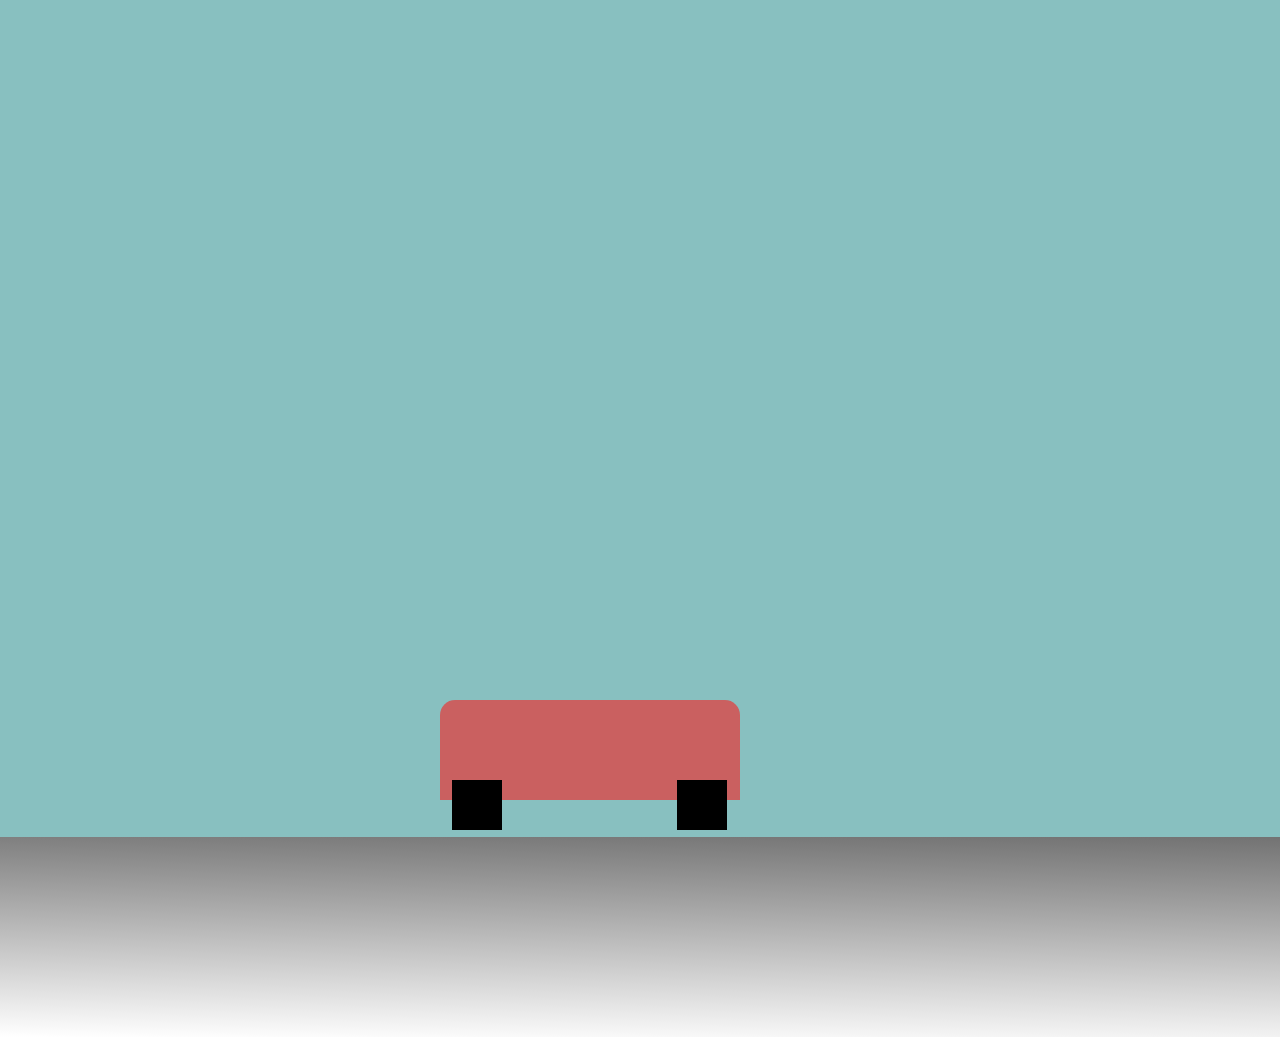
<file: car/index.html>
<!DOCTYPE html>
<html lang="ru">

<head>
  <meta charset="UTF-8">
  <meta http-equiv="X-UA-Compatible" content="IE=edge">
  <meta name="viewport" content="width=device-width, initial-scale=1.0">
  <link rel="preconnect" href="https://fonts.googleapis.com">
  <link rel="preconnect" href="https://fonts.gstatic.com" crossorigin>
  <link href="https://fonts.googleapis.com/css2?family=Quicksand:wght@400;500;700&display=swap" rel="stylesheet">
  <link rel="stylesheet" href="style.css">
  <title>Car animation</title>
</head>

<body>
  <main>
    <div class="road"></div>
    <div class="car">
      <div class="car-up">
      </div>
      <div class="car-down">
        <div class="car-down__item car-down__item-first"></div>
        <div class="car-down__item car-down__item-second"></div>
      </div>
    </div>
  </main>
</body>

</html>
</file>
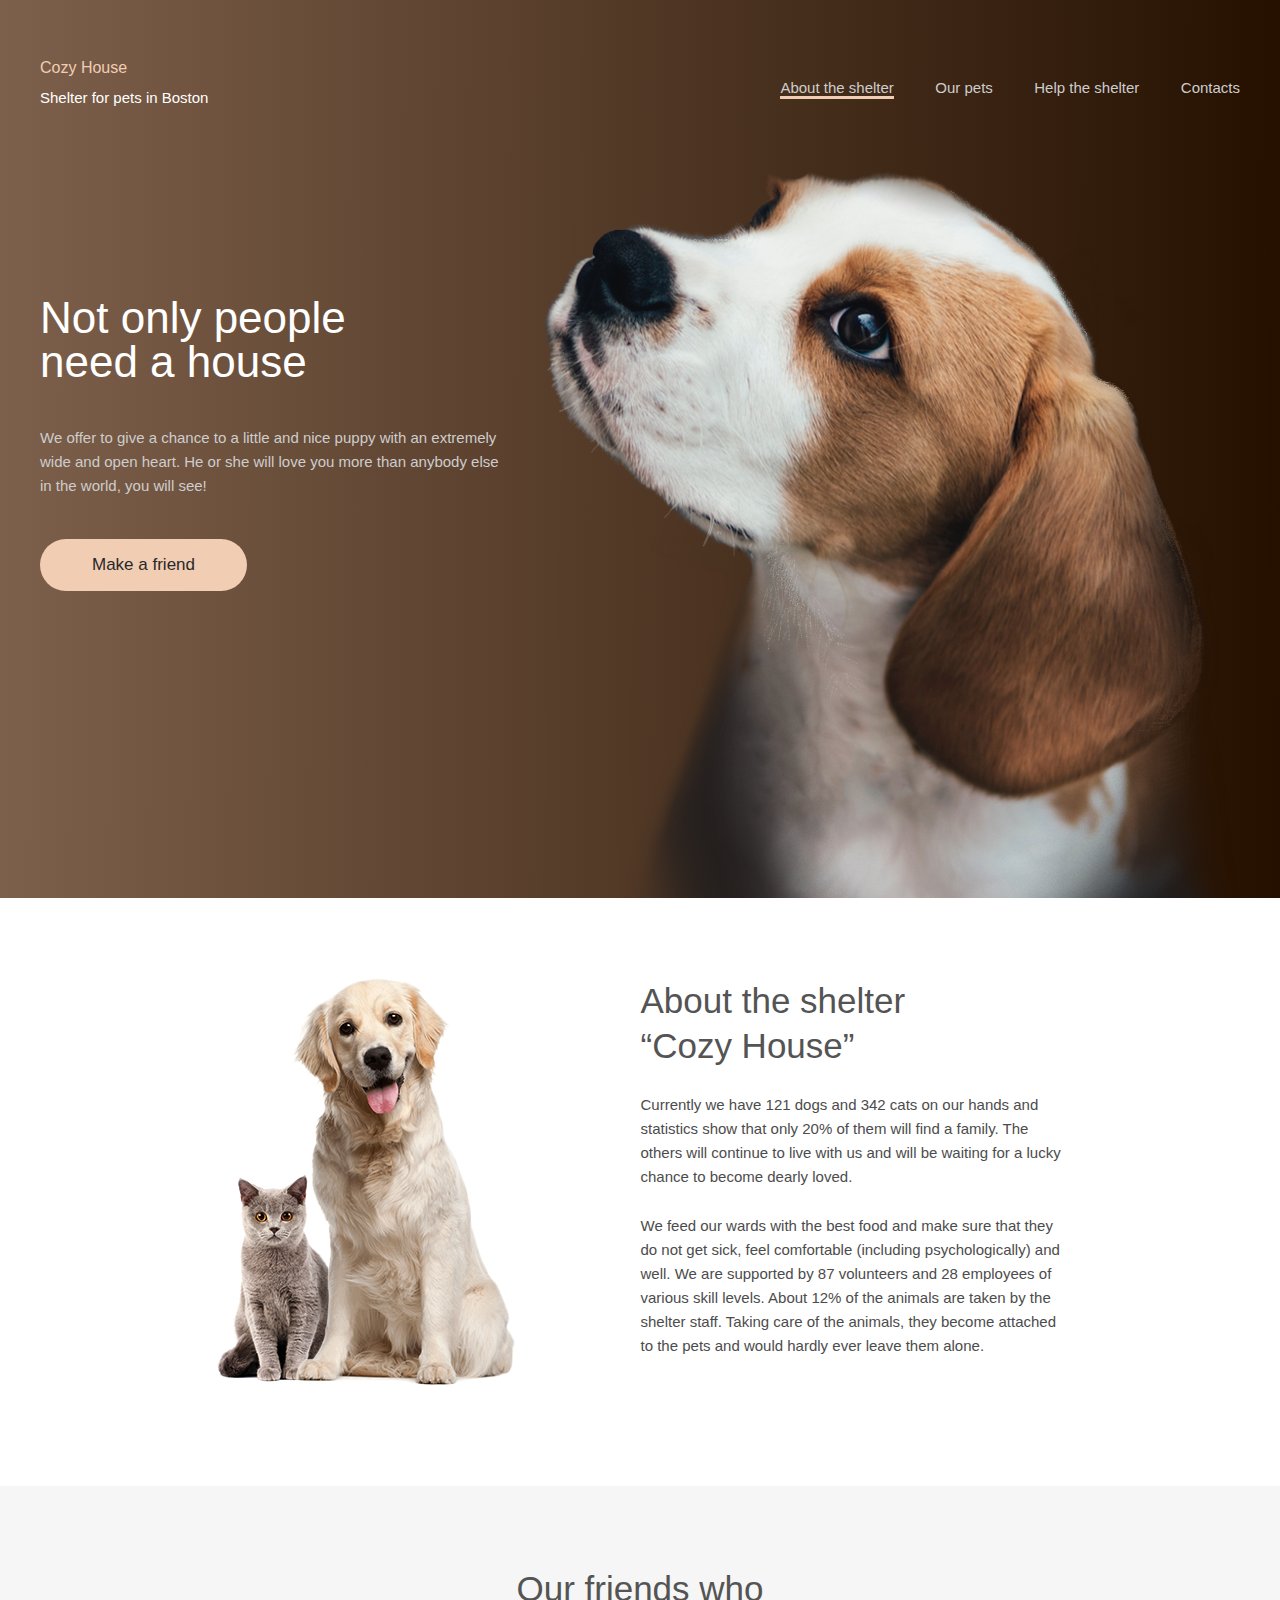
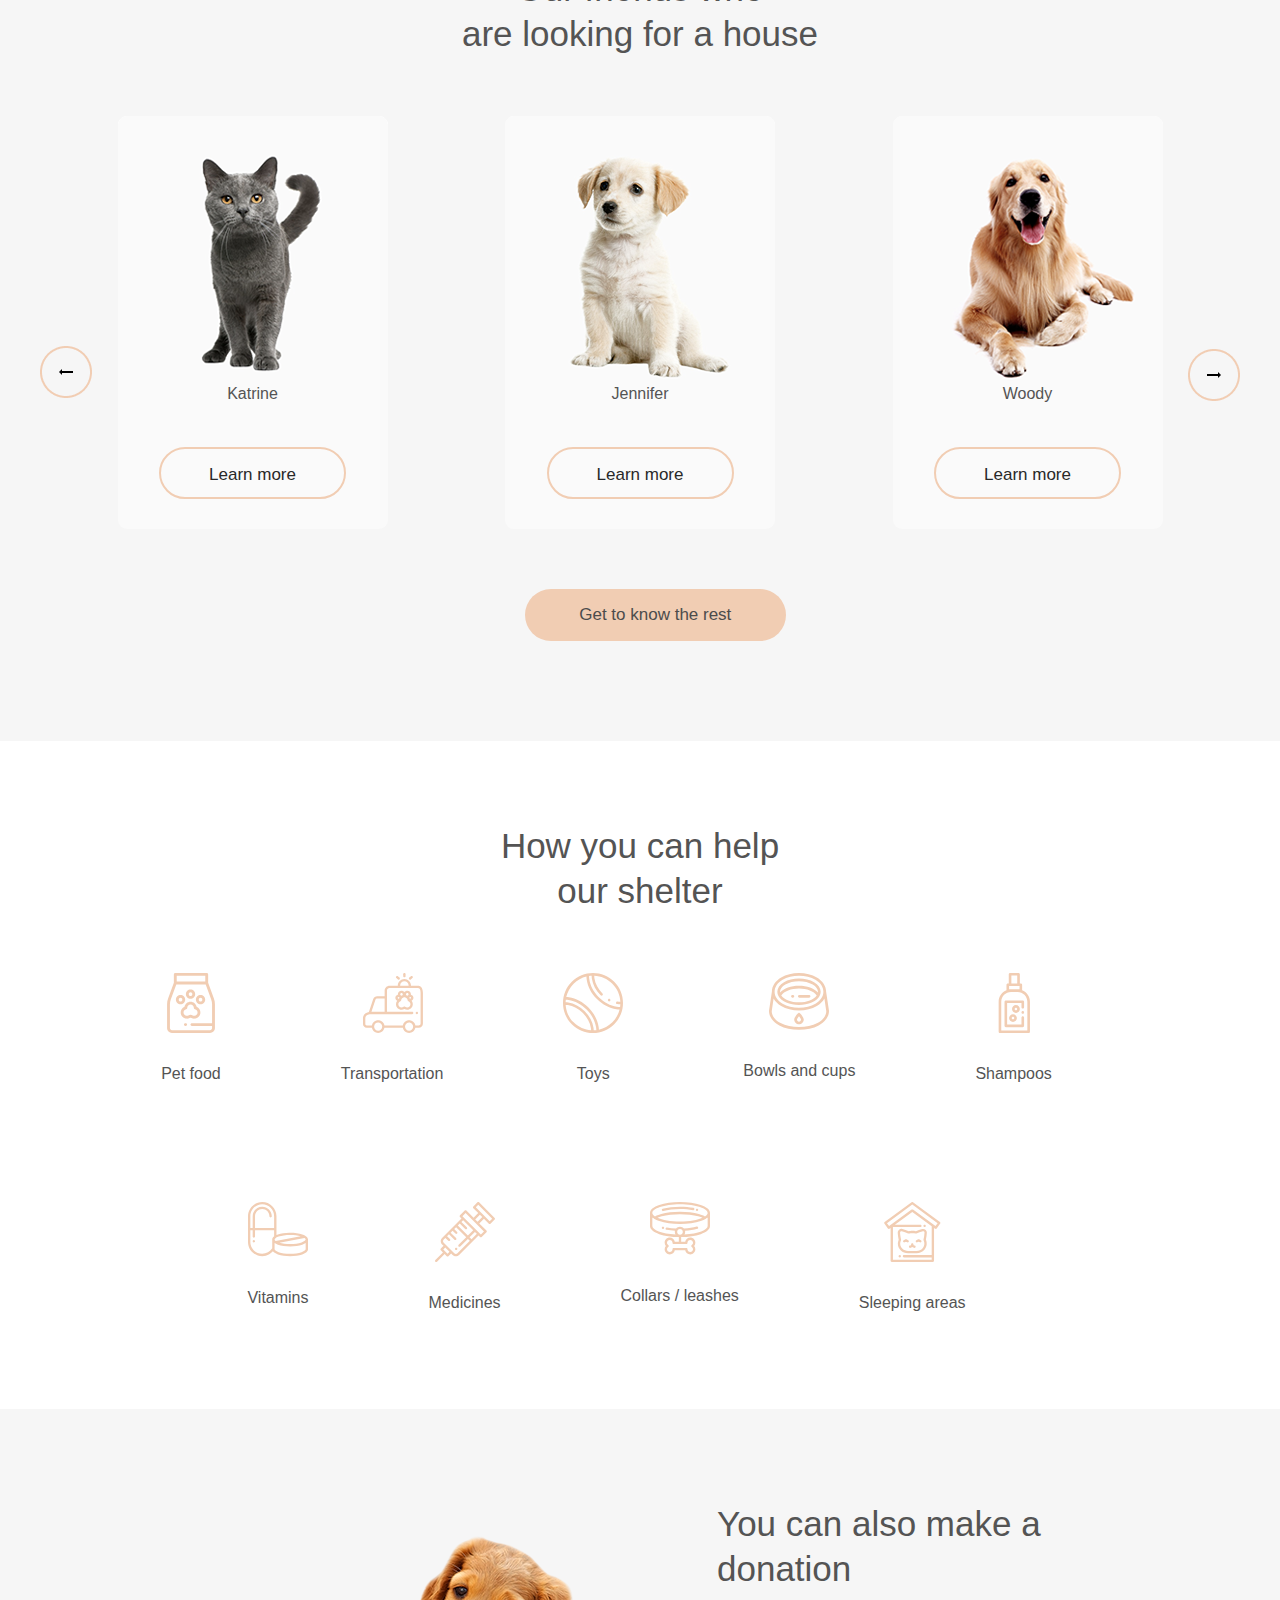
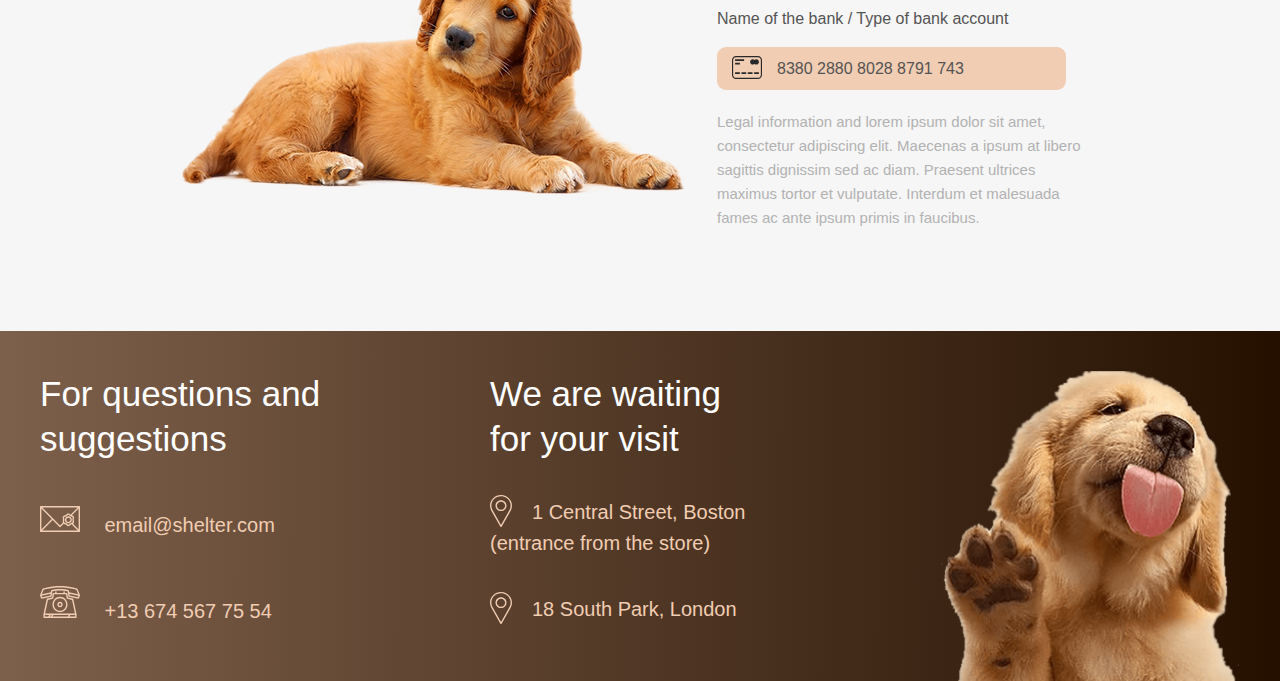
<file: Dog shelter/index.html>
<!DOCTYPE html>
<html lang="ru">

<head>
    <meta charset="UTF-8">
    <meta http-equiv="X-UA-Compatible" content="IE=edge">
    <meta name="viewport" content="width=device-width, initial-scale=1.0">
    <link rel="stylesheet" href="css/reset.css">
    <link rel="stylesheet" href="css/style.css">
    <link rel="stylesheet" href="fonts/georgia.woff">
    <link rel="stylesheet" href="fonts/Arial-ItalicMT.woff">
    <title>About the shelter</title>
</head>

<body>
    <header>
        <div class="container">
            <div class="start-section">
                <div class="logo">
                    <h1 class="title">Cozy House</h1>
                    <p class="subtitle">Shelter for pets in Boston</p>
                </div>

                <nav class="menu">
                    <ul class="menu__list">
                        <li class="menu__item"><a href="#" class="menu__link menu__link-active">About the shelter</a>
                        </li>
                        <li class="menu__item"><a href="catalog.html" class="menu__link">Our pets</a></li>
                        <li class="menu__item"><a href="#help" class="menu__link">Help the shelter</a></li>
                        <li class="menu__item"><a href="#contacts" class="menu__link">Contacts</a></li>
                    </ul>
                </nav>
            </div>

            <div class="content">
                <div class="content__desc">
                    <h2 class="content__heading">Not only people need a house</h2>
                    <p class="content__subheading">We offer to give a chance to a little and nice puppy with an
                        extremely wide and open heart. He or she will love you more than anybody else in the world, you
                        will see!</p>
                    <button class="content__btn">Make a friend</button>
                </div>
                <div class="content__img"></div>
            </div>
        </div>
    </header>
    <main>


        <div class="container about-section">
            <img src="images/about-pets.png" alt="Pets">
            <div class="about-section__desc">
                <h3 class="about-section__heading">About the shelter <br>“Cozy House”</h3>
                <p class="about-section__subheading">
                    Currently we have 121 dogs and 342 cats on our hands and statistics show that only 20% of them
                    will
                    find a family. The others will continue to live with us and will be waiting for a lucky chance
                    to
                    become dearly loved.
                </p>
                <p class="about-section__subheading">We feed our wards with the best food and make sure that they do
                    not
                    get sick, feel comfortable (including psychologically) and well. We are supported by 87
                    volunteers
                    and 28 employees of various skill levels. About 12% of the animals are taken by the shelter
                    staff.
                    Taking care of the animals, they become attached to the pets and would hardly ever leave them
                    alone.
                </p>
            </div>
        </div>

        <div class="pets-section">
            <h3 class="pets-section__heading">Our friends who<br>are looking for a house</h3>
            <div class="pets-section__cards">
                <div class="pets-section___cards-left"></div>
                <div class="pets-section__card">
                    <img src="images/pets-katrine.png" alt="photo cat Katrine">
                    <h4 class="pets-section__card-heading">Katrine</h4>
                    <button class="pets-section__card-btn">Learn more</button>
                </div>

                <div class="pets-section__card">
                    <img src="images/pets-jennifer.png" alt="photo dog Jennifer">
                    <h4 class="pets-section__card-heading">Jennifer</h4>
                    <button class="pets-section__card-btn">Learn more</button>
                </div>

                <div class="pets-section__card">
                    <img src="images/pets-woody.png" alt="photo dog Woody">
                    <h4 class="pets-section__card-heading">Woody</h4>
                    <button class="pets-section__card-btn">Learn more</button>
                </div>
                <div class="pets-section___cards-right"></div>
            </div>
            <button class="pets-section-btn">Get to know the rest</button>
        </div>

        <div class="container help-section">
            <h3 id="help" class="help-section__heading">How you can help<br>our shelter</h3>
            <ul class="help-section__list">
                <li class="help-section__item">
                    <img src="images/pet-food.svg" alt="pet food">
                    <h4 class="help-section__item-title">Pet food</h4>
                </li>
                <li class="help-section__item">
                    <img src="images/transportation.svg" alt="transportation">

                    <h4 class="help-section__item-title">Transportation</h4>
                </li>
                <li class="help-section__item">
                    <img src="images/toys.svg" alt="toys">
                    <h4 class="help-section__item-title">Toys</h4>
                </li>
                <li class="help-section__item">
                    <img src="images/bowls-and-cups.svg" alt="bowls-and-cups">
                    <h4 class="help-section__item-title">Bowls and cups</h4>
                </li>
                <li class="help-section__item">
                    <img src="images/shampoos.svg" alt="shampoos">
                    <h4 class="help-section__item-title">Shampoos</h4>
                </li>
                <li class="help-section__item">
                    <img src="images/vitamins.svg" alt="vitamins">
                    <h4 class="help-section__item-title">Vitamins</h4>
                </li>
                <li class="help-section__item">
                    <img src="images/medicines.svg" alt="medicines">
                    <h4 class="help-section__item-title">Medicines</h4>
                </li>
                <li class="help-section__item">
                    <img src="images/collars-or-leashes.svg" alt="collars-or-leashes">
                    <h4 class="help-section__item-title">Collars / leashes</h4>
                </li>
                <li class="help-section__item">
                    <img src="images/sleeping-area.svg" alt="sleeping-areas">
                    <h4 class="help-section__item-title">Sleeping areas</h4>
                </li>
            </ul>
        </div>

        <div class="donation-section">
            <img src="images/donation-dog.png" alt="Dog">
            <div class="donation-section__article">
                <h3 class="donation-section__heading">You can also make a donation</h3>
                <h5 class="donation-section__subheading">Name of the bank / Type of bank account</h5>
                <div class="donation-section__credit-card">
                    <h4>8380 2880 8028 8791 743</h4>
                </div>
                <p class="donation-section__desc">Legal information and lorem ipsum dolor sit amet, consectetur
                    adipiscing elit. Maecenas a ipsum at libero sagittis dignissim sed ac diam. Praesent ultrices
                    maximus tortor et vulputate. Interdum et malesuada fames ac ante ipsum primis in faucibus.</p>
            </div>
        </div>

    </main>

    <footer>
        <div class="footer-content">
            <div class="footer-content__contacts">
                <h3 id="contacts" class="footer-content__contacts-title">For questions and suggestions</h3>
                <div class="footer-content__contacts-email">
                    <a href="mailto:email@shelter.com">
                        email@shelter.com</a>
                </div>
                <div class="footer-content__contacts-phone">
                    <a href="tel:+136745677554">
                        +13 674 567 75 54</a>
                </div>
            </div>

            <div class="footer-content__location">
                <h3 class="footer-content__location-title">We are waiting<br>for your visit</h3>
                <p class="footer-content__location-subtitle">1 Central Street, Boston<br>(entrance from the store)</p>
                <p class="footer-content__location-subtitle">18 South Park, London </p>
            </div>

            <div class="footer-content__img"></div>
        </div>
    </footer>
</body>

</html>
</file>
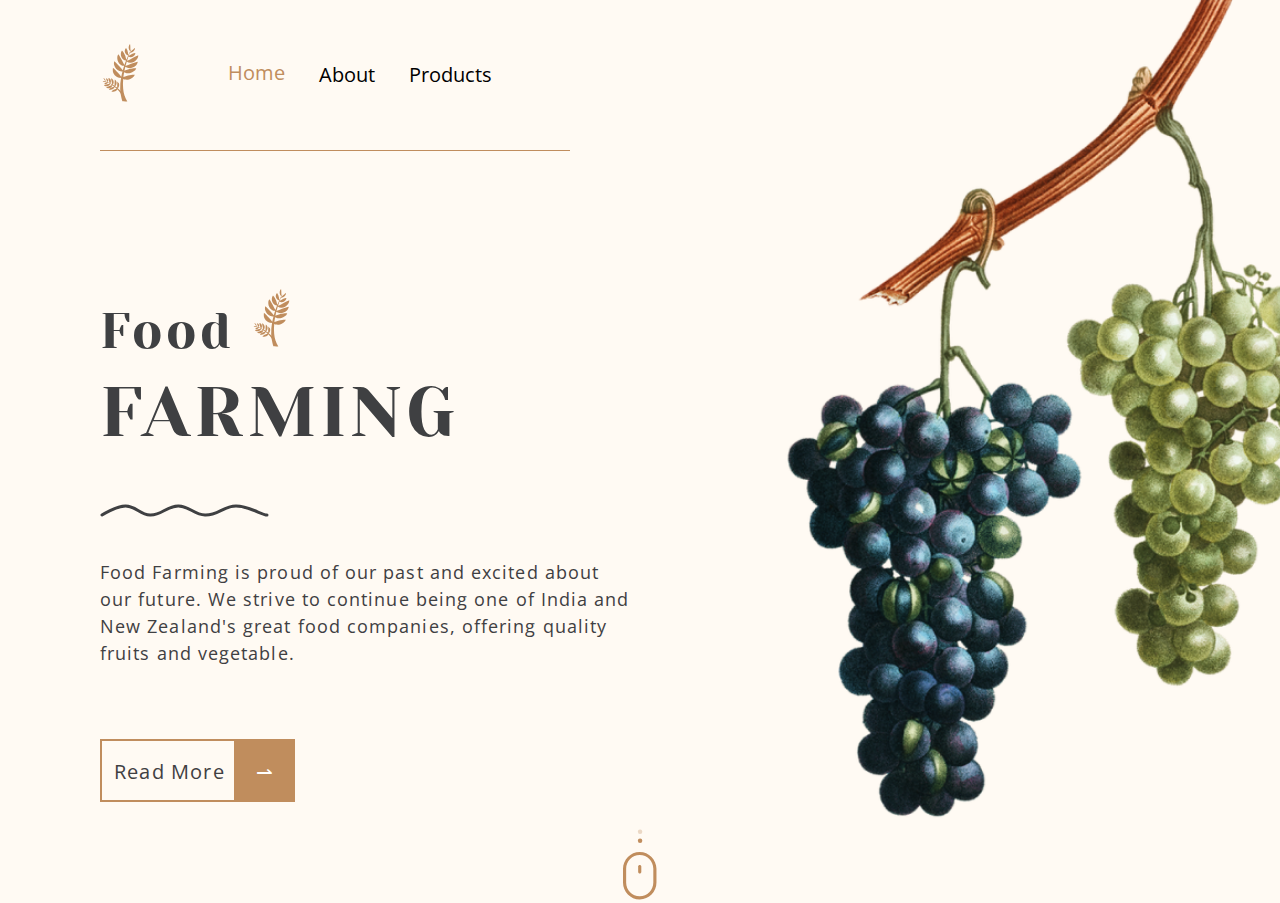
<file: Food farming/index.html>
<!DOCTYPE html>
<html lang="ru">

<head>
  <meta charset="UTF-8" />
  <meta http-equiv="X-UA-Compatible" content="IE=edge" />
  <meta name="viewport" content="width=device-width, initial-scale=1.0" />
  <link rel="stylesheet" href="css/reset.css" />
  <link rel="stylesheet" href="css/style.css" />
  <link rel="preconnect" href="https://fonts.googleapis.com" />
  <link rel="preconnect" href="https://fonts.gstatic.com" crossorigin />
  <link
    href="https://fonts.googleapis.com/css2?family=Open+Sans&family=Roboto:wght@400;500;700&family=Yeseva+One&display=swap"
    rel="stylesheet" />
  <title>Food farming</title>
</head>

<body>
  <header></header>
  <main>
    <div class="container">
      <div class="menu-box">
        <a href="#" class="logo"></a>
        <nav class="menu">
          <ul>
            <li class="menu__item menu__item-selected">
              <a href="#" class="menu__link"></a>Home
            </li>
            <li class="menu__item">
              <a href="#" class="menu__link"></a>About
            </li>
            <li class="menu__item">
              <a href="#" class="menu__link"></a>Products
            </li>
          </ul>
        </nav>
      </div>
      <div class="container-section">
        <div class="container__title">
          <h1>
            Food
            <img class="container__pic" src="images/logo.svg" alt="Логотип Food farming" />
          </h1>
          <h2>farming</h2>
          <!-- <img class="container__img" src="images/vector.svg" alt="Оформление Food farming"> -->
          <p>
            Food Farming is proud of our past and excited about our future. We
            strive to continue being one of India and New Zealand's great food
            companies, offering quality fruits and vegetable.
          </p>
          <a href="#" class="button">Read more</a>
        </div>
      </div>
  

    <div class="container-food">
    </div>
    <div class="container-icon">
      <a class="icon" href="#"><img src="images/mouse.svg" alt="Иконка мыши" /></a>
    </div>
  </div>
  </main>

  <footer></footer>
</body>

</html>
</file>
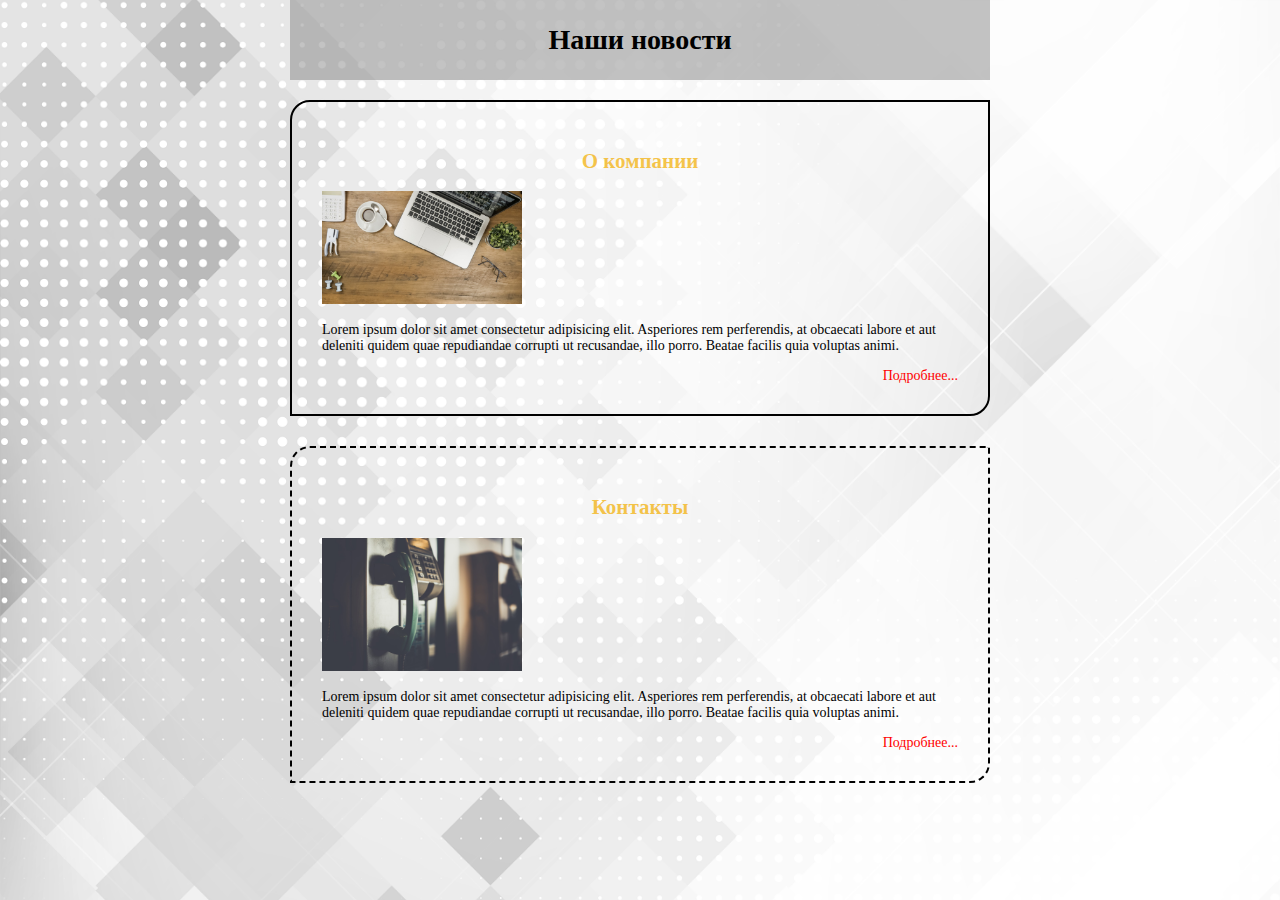
<file: layout1/index.html>
<!DOCTYPE html>
<html lang="ru">

<head>
    <meta charset="UTF-8">
    <meta http-equiv="X-UA-Compatible" content="IE=edge">
    <meta name="viewport" content="width=device-width, initial-scale=1.0">
    <title>Layout</title>
    <link rel="stylesheet" href="css/style.css">
</head>

<body>
    <main class="container">
        <section class="news">
            <h1>Наши новости</h1>
        </section>

        <section class="about">
            <h2>О компании</h2>
            <img src="images/laptop.jpeg" alt="laptop" width="200">
            <p>Lorem ipsum dolor sit amet consectetur adipisicing elit. Asperiores rem perferendis, at obcaecati
                labore et aut deleniti quidem quae repudiandae corrupti ut recusandae, illo porro. Beatae facilis
                quia voluptas animi.</p>
            <div class="link">
                <a href="#">Подробнее...</a>
            </div>
        </section>

        <section class="contacts">
            <h2>Контакты</h2>
            <img src="images/phone.jpeg" alt="phone" width="200">
            <p>Lorem ipsum dolor sit amet consectetur adipisicing elit. Asperiores rem perferendis, at obcaecati
                labore et aut deleniti quidem quae repudiandae corrupti ut recusandae, illo porro. Beatae facilis
                quia voluptas animi.</p>
            <div class="link">
                <a href="#">Подробнее...</a>
            </div>
        </section>
    </main>
</body>

</html>
</file>
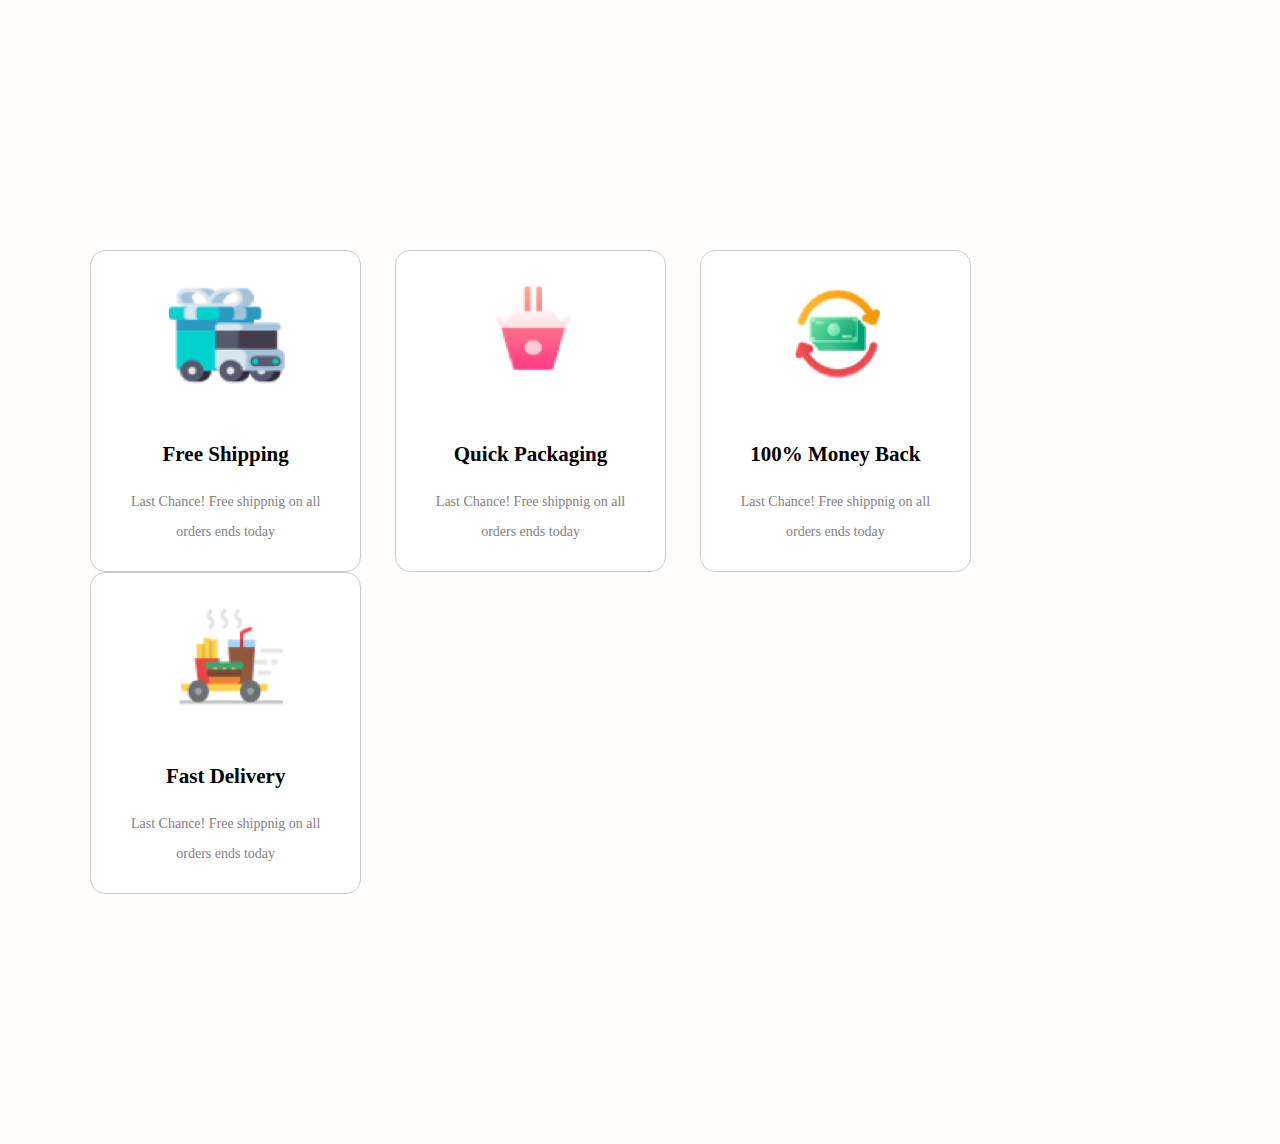
<file: layout2/index.html>
<!DOCTYPE html>
<html lang="ru">

<head>
    <meta charset="UTF-8">
    <meta http-equiv="X-UA-Compatible" content="IE=edge">
    <meta name="viewport" content="width=device-width, initial-scale=1.0">
    <title>Layout 2</title>
    <link rel="stylesheet" href="css/style.css">
</head>

<body>
    <main>
        <div class="section">
            <div>
                <img src="images/freeshipping.png" alt="freeshipping">
                <h2>free shipping</h2>
                <p>Last Chance! Free shippnig on all <br> orders ends today</p>
            </div>
        </div>

        <div class="section">
            <img src="images/quickpackaging.png" alt="quickpackaging">
            <h2>quick packaging</h2>
            <p>Last Chance! Free shippnig on all <br> orders ends today</p>
        </div>

        <div class="section">
            <img src="images/moneyback.png" alt="moneyback">
            <h2>100% money back</h2>
            <p>Last Chance! Free shippnig on all <br> orders ends today</p>
        </div>

        <div class="section">
            <img src="images/fastdelivery.png" alt="fastdelivery">
            <h2>fast delivery</h2>
            <p>Last Chance! Free shippnig on all <br> orders ends today</p>
        </div>
    </main>

</body>

</html>
</file>
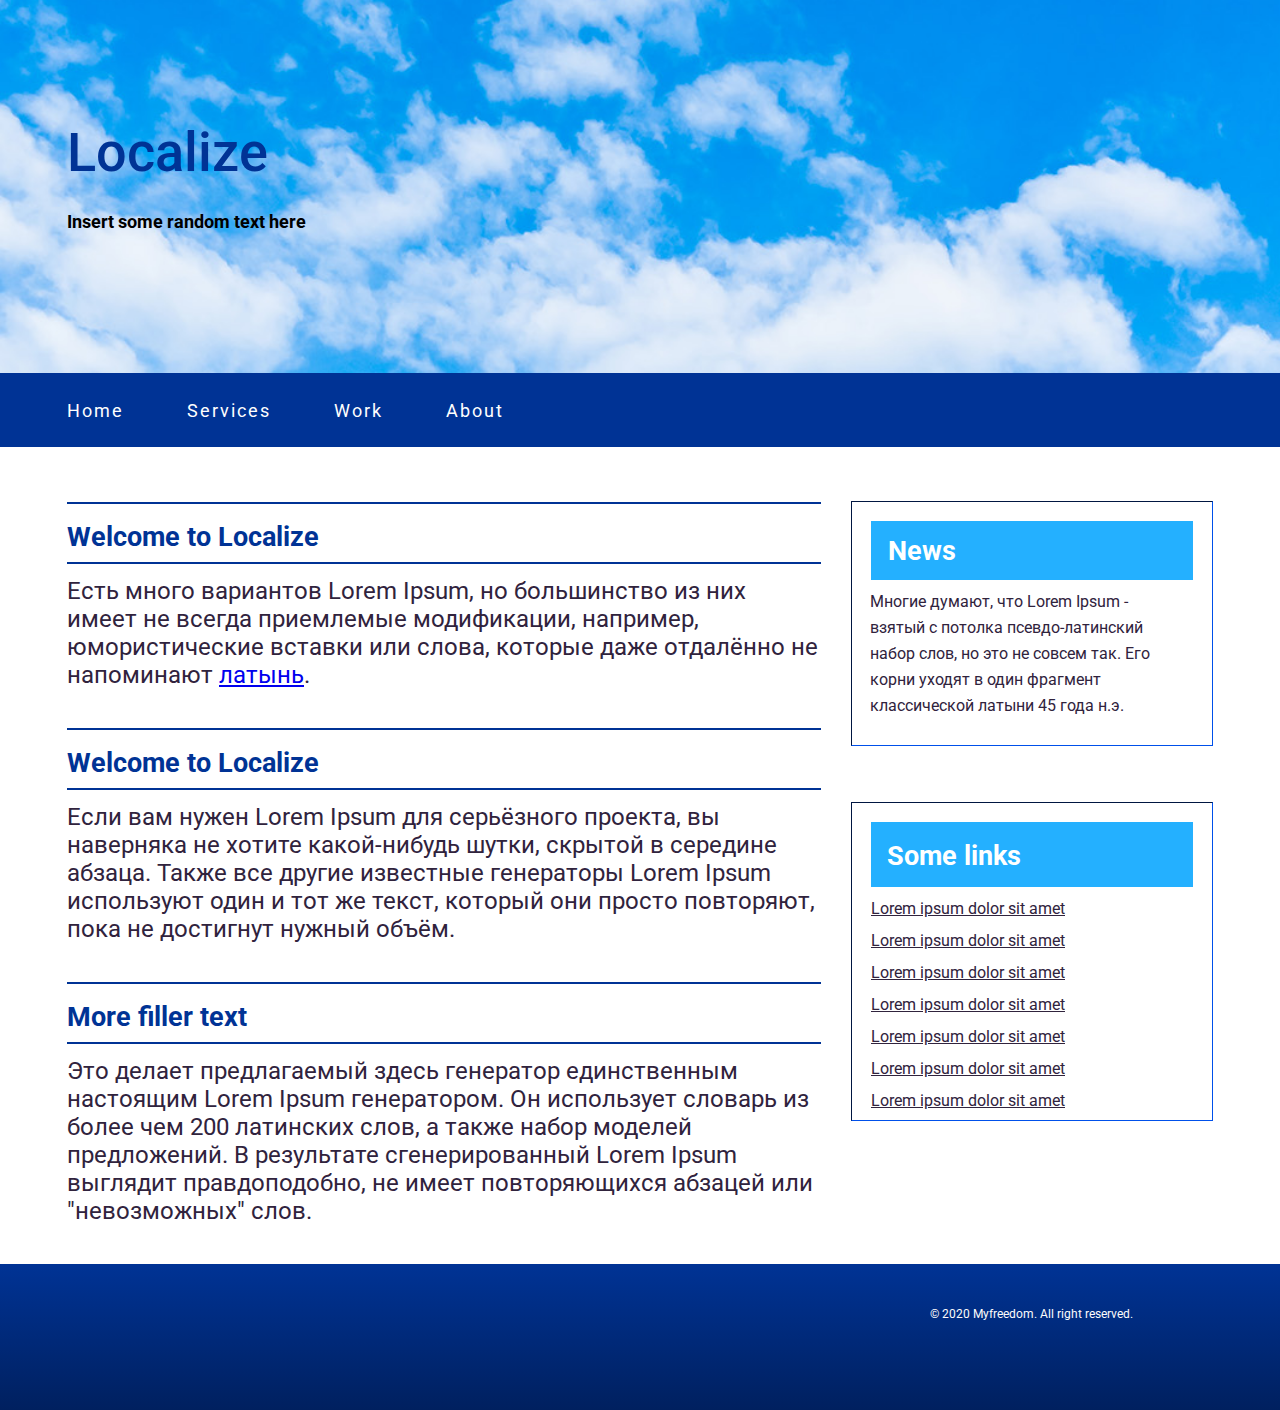
<file: Localize/index.html>
<!DOCTYPE html>
<html lang="ru">
  <head>
    <meta charset="UTF-8" />
    <meta http-equiv="X-UA-Compatible" content="IE=edge" />
    <meta name="viewport" content="width=device-width, initial-scale=1.0" />
    <link rel="stylesheet" href="css/reset.css" />
    <link rel="stylesheet" href="css/style.css" />
    <link rel="preconnect" href="https://fonts.googleapis.com" />
    <link rel="preconnect" href="https://fonts.gstatic.com" crossorigin />
    <link
      href="https://fonts.googleapis.com/css2?family=Roboto:wght@400;500;700&display=swap"
      rel="stylesheet"
    />
    <title>Localize</title>
  </head>

  <header>
    <div class="container">
      <h1>Localize</h1>
      <p>Insert some random text here</p>
    </div>

    <nav class="menu">
      <div class="container">
        <ul>
          <li class="menu__item menu__item-home"><a href="#"></a>Home</li>
          <li class="menu__item"><a href="#"></a>Services</li>
          <li class="menu__item"><a href="#"></a>Work</li>
          <li class="menu__item"><a href="#"></a>About</li>
        </ul>
      </div>
    </nav>
  </header>

  <body>
    <main class="container">
      <article>
        <section class="section__item">
          <h2>Welcome to Localize</h2>
          <p>
            Есть много вариантов Lorem Ipsum, но большинство из них имеет не
            всегда приемлемые модификации, например, юмористические вставки или
            слова, которые даже отдалённо не напоминают <a href="#">латынь</a>.
          </p>
        </section>

        <section class="section__item">
          <h2>Welcome to Localize</h2>
          <p>
            Если вам нужен Lorem Ipsum для серьёзного проекта, вы наверняка не
            хотите какой-нибудь шутки, скрытой в середине абзаца. Также все
            другие известные генераторы Lorem Ipsum используют один и тот же
            текст, который они просто повторяют, пока не достигнут нужный объём.
          </p>
        </section>

        <section class="section__item">
          <h2>More filler text</h2>
          <p>
            Это делает предлагаемый здесь генератор единственным настоящим Lorem
            Ipsum генератором. Он использует словарь из более чем 200 латинских
            слов, а также набор моделей предложений. В результате
            сгенерированный Lorem Ipsum выглядит правдоподобно, не имеет
            повторяющихся абзацей или "невозможных" слов.
          </p>
        </section>

        <aside class="sidebar">
          <div class="sidebar__news">
            <h3>News</h3>
            <p>
              Многие думают, что Lorem Ipsum - взятый с потолка псевдо-латинский
              набор слов, но это не совсем так. Его корни уходят в один фрагмент
              классической латыни 45 года н.э.
            </p>
          </div>

          <div class="sidebar__links">
            <h3>Some links</h3>
            <ul>
              <li>
                <a href="#" class="links__item">Lorem ipsum dolor sit amet</a>
              </li>
              <li>
                <a href="#" class="links__item">Lorem ipsum dolor sit amet</a>
              </li>
              <li>
                <a href="#" class="links__item">Lorem ipsum dolor sit amet</a>
              </li>
              <li>
                <a href="#" class="links__item">Lorem ipsum dolor sit amet</a>
              </li>
              <li>
                <a href="#" class="links__item">Lorem ipsum dolor sit amet</a>
              </li>
              <li>
                <a href="#" class="links__item">Lorem ipsum dolor sit amet</a>
              </li>
              <li>
                <a href="#" class="links__item">Lorem ipsum dolor sit amet</a>
              </li>
            </ul>
          </div>
        </aside>
      </article>
    </main>

    <footer class="copyright">
      <nav class="copyright__nav">© 2020 Myfreedom. All right reserved.</nav>
    </footer>
  </body>
</html>
</file>
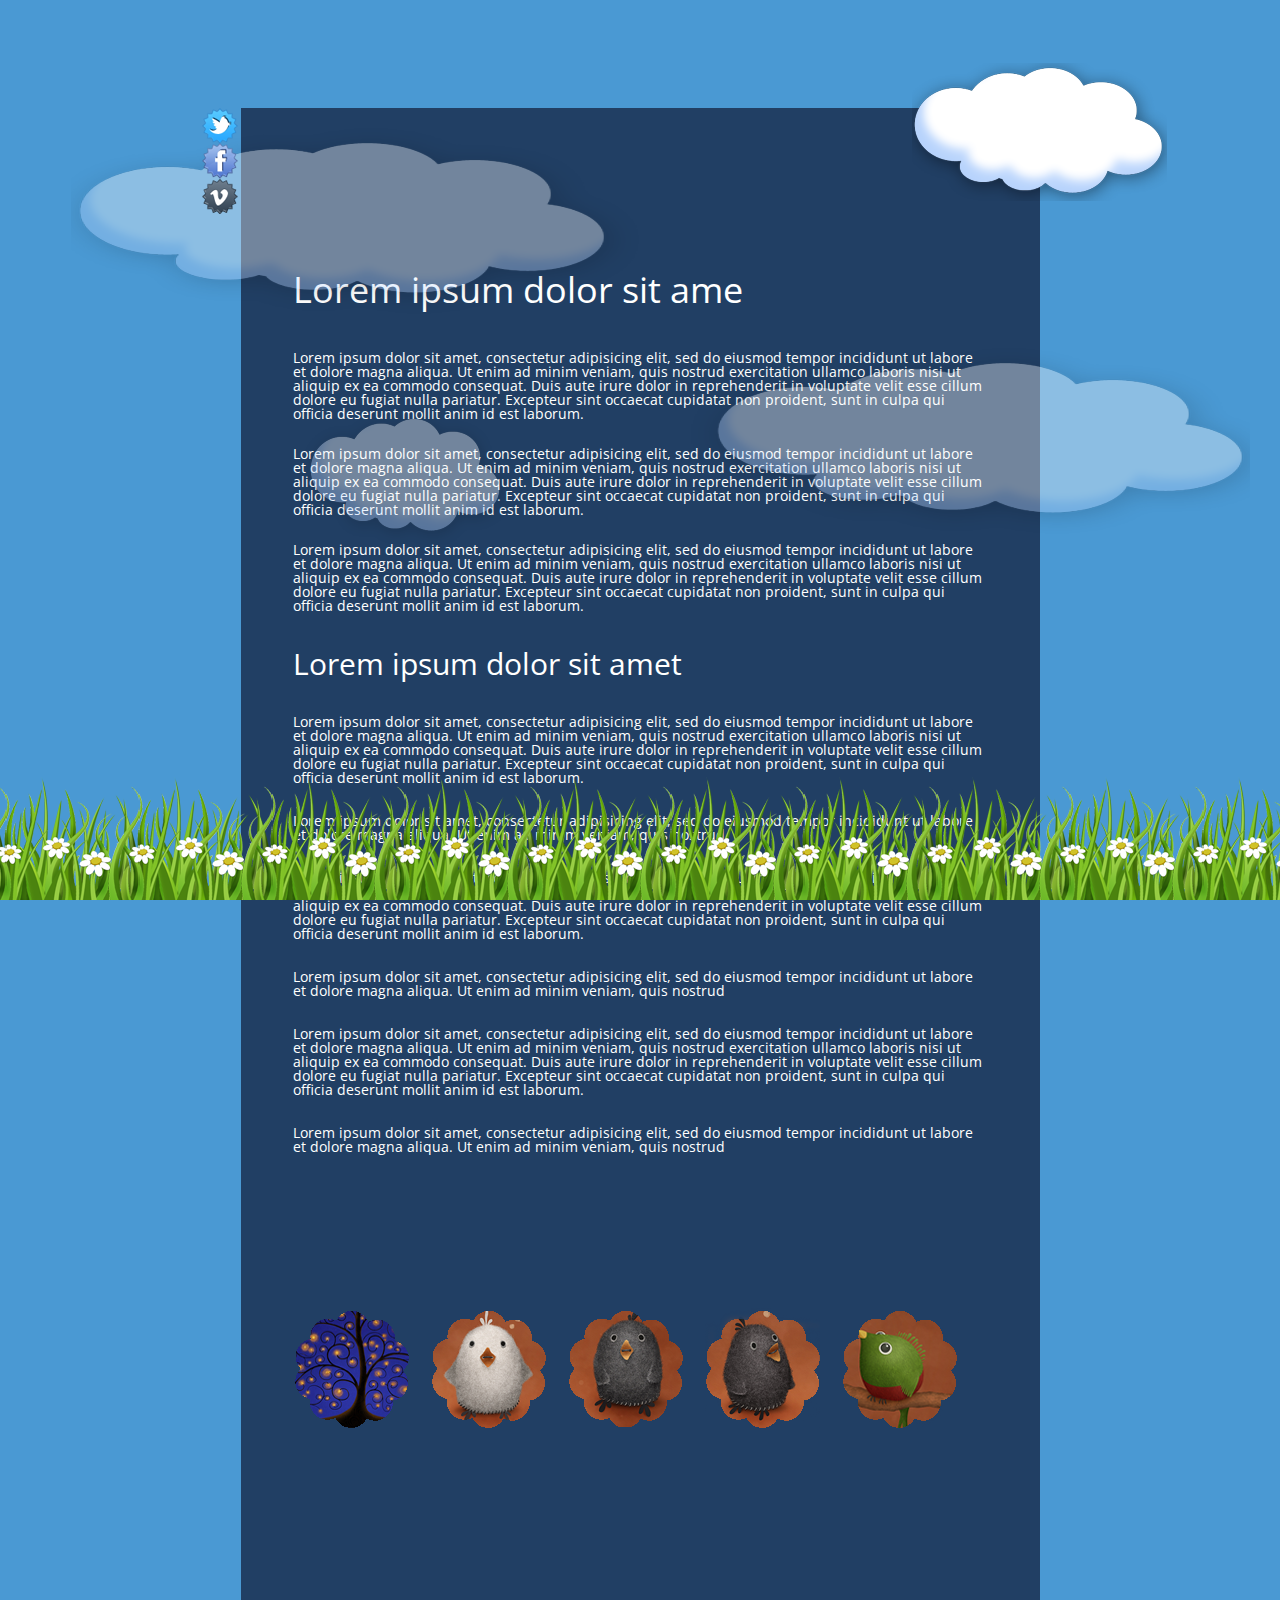
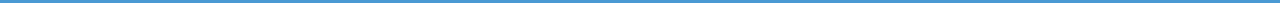
<file: Position/index.html>
<!DOCTYPE html>
<html lang="ru">

<head>
  <meta charset="UTF-8" />
  <meta http-equiv="X-UA-Compatible" content="IE=edge" />
  <meta name="viewport" content="width=device-width, initial-scale=1.0" />
  <link rel="preconnect" href="https://fonts.googleapis.com" />
  <link rel="preconnect" href="https://fonts.gstatic.com" crossorigin />
  <link href="https://fonts.googleapis.com/css2?family=Open+Sans&display=swap" rel="stylesheet" />
  <link rel="stylesheet" href="css/reset.css" />
  <link rel="stylesheet" href="css/style.css" />
  <title>Position</title>
</head>

<body>
  <header></header>
  <main>
    <div class="container">
      <img class="img-left-big" src="images/cloud-left-big.png" alt="Облако большое слева" />
      <img class="img-left-small" src="images/small.png" alt="Облако маленькое слева" />
      <img class="img-right" src="images/cloud-right.png" alt="Облако справа" />
      <img class="container-icons" src="images/icons.png" alt="Иконки социальных сетей" />
      <img class="container-img" src="images/sky.png" alt="Облако" />

      <div class="container__desc-1">
        <h1>Lorem ipsum dolor sit ame</h1>
        <p>
          Lorem ipsum dolor sit amet, consectetur adipisicing elit, sed do
          eiusmod tempor incididunt ut labore et dolore magna aliqua. Ut enim
          ad minim veniam, quis nostrud exercitation ullamco laboris nisi ut
          aliquip ex ea commodo consequat. Duis aute irure dolor in
          reprehenderit in voluptate velit esse cillum dolore eu fugiat nulla
          pariatur. Excepteur sint occaecat cupidatat non proident, sunt in
          culpa qui officia deserunt mollit anim id est laborum.
        </p>
        <p>
          Lorem ipsum dolor sit amet, consectetur adipisicing elit, sed do
          eiusmod tempor incididunt ut labore et dolore magna aliqua. Ut enim
          ad minim veniam, quis nostrud exercitation ullamco laboris nisi ut
          aliquip ex ea commodo consequat. Duis aute irure dolor in
          reprehenderit in voluptate velit esse cillum dolore eu fugiat nulla
          pariatur. Excepteur sint occaecat cupidatat non proident, sunt in
          culpa qui officia deserunt mollit anim id est laborum.
        </p>
        <p>
          Lorem ipsum dolor sit amet, consectetur adipisicing elit, sed do
          eiusmod tempor incididunt ut labore et dolore magna aliqua. Ut enim
          ad minim veniam, quis nostrud exercitation ullamco laboris nisi ut
          aliquip ex ea commodo consequat. Duis aute irure dolor in
          reprehenderit in voluptate velit esse cillum dolore eu fugiat nulla
          pariatur. Excepteur sint occaecat cupidatat non proident, sunt in
          culpa qui officia deserunt mollit anim id est laborum.
        </p>
      </div>
      <div class="container__desc-2">
        <h2>Lorem ipsum dolor sit amet</h2>
        <p>
          Lorem ipsum dolor sit amet, consectetur adipisicing elit, sed do
          eiusmod tempor incididunt ut labore et dolore magna aliqua. Ut enim
          ad minim veniam, quis nostrud exercitation ullamco laboris nisi ut
          aliquip ex ea commodo consequat. Duis aute irure dolor in
          reprehenderit in voluptate velit esse cillum dolore eu fugiat nulla
          pariatur. Excepteur sint occaecat cupidatat non proident, sunt in
          culpa qui officia deserunt mollit anim id est laborum.
        </p>
        <p>
          Lorem ipsum dolor sit amet, consectetur adipisicing elit, sed do
          eiusmod tempor incididunt ut labore et dolore magna aliqua. Ut enim
          ad minim veniam, quis nostrud
        </p>
        <p>
          Lorem ipsum dolor sit amet, consectetur adipisicing elit, sed do
          eiusmod tempor incididunt ut labore et dolore magna aliqua. Ut enim
          ad minim veniam, quis nostrud exercitation ullamco laboris nisi ut
          aliquip ex ea commodo consequat. Duis aute irure dolor in
          reprehenderit in voluptate velit esse cillum dolore eu fugiat nulla
          pariatur. Excepteur sint occaecat cupidatat non proident, sunt in
          culpa qui officia deserunt mollit anim id est laborum.
        </p>
        <p>
          Lorem ipsum dolor sit amet, consectetur adipisicing elit, sed do
          eiusmod tempor incididunt ut labore et dolore magna aliqua. Ut enim
          ad minim veniam, quis nostrud
        </p>
        <p>
          Lorem ipsum dolor sit amet, consectetur adipisicing elit, sed do
          eiusmod tempor incididunt ut labore et dolore magna aliqua. Ut enim
          ad minim veniam, quis nostrud exercitation ullamco laboris nisi ut
          aliquip ex ea commodo consequat. Duis aute irure dolor in
          reprehenderit in voluptate velit esse cillum dolore eu fugiat nulla
          pariatur. Excepteur sint occaecat cupidatat non proident, sunt in
          culpa qui officia deserunt mollit anim id est laborum.
        </p>
        <p>
          Lorem ipsum dolor sit amet, consectetur adipisicing elit, sed do
          eiusmod tempor incididunt ut labore et dolore magna aliqua. Ut enim
          ad minim veniam, quis nostrud
        </p>
      </div>
      <div class="container__pics">
        <img src="images/tree.png" alt="Деревце" />
        <img src="images/bird4.png" alt="Птичка белая" />
        <img src="images/bird3.png" alt="Птичка смотрит прямо" />
        <img src="images/bird2.png" alt="Птичка смотрит вправо" />
        <img src="images/bird1.png" alt="Птичка зеленая" />
      </div>
    </div>
  </main>
  <footer>
  </footer>
</body>

</html>
</file>
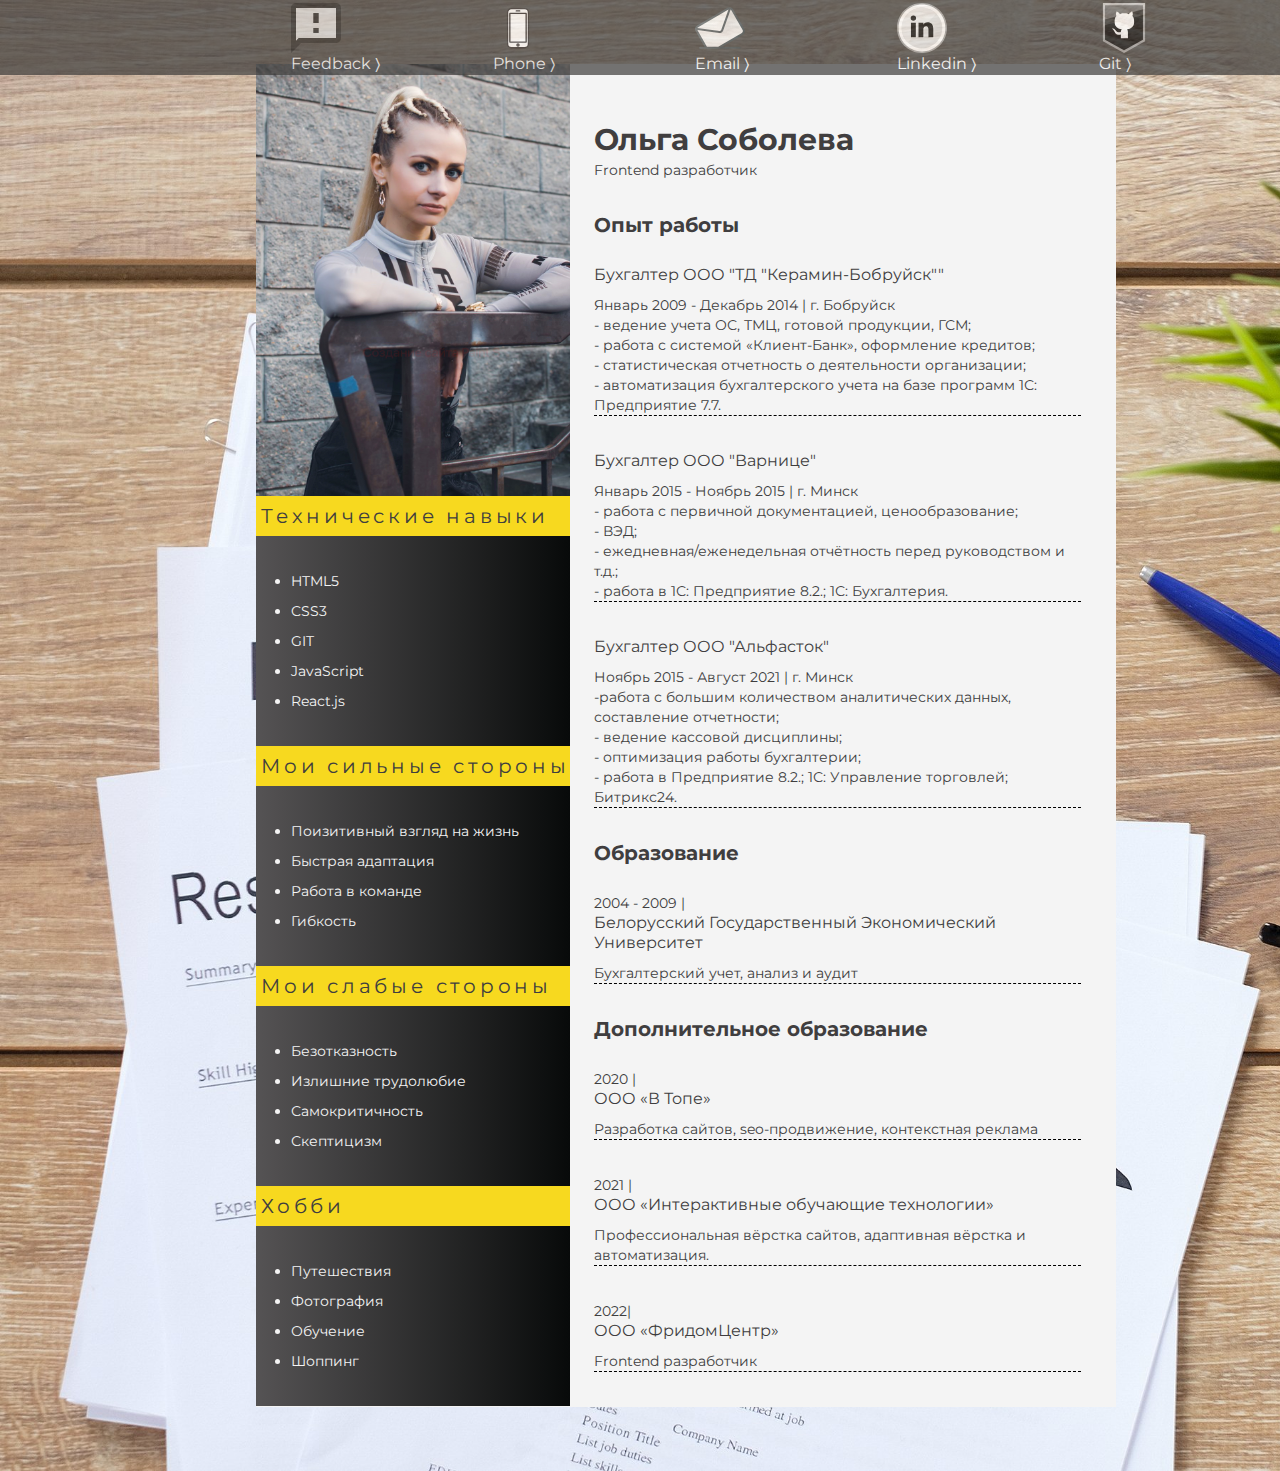
<file: resume new/index.html>
<!DOCTYPE html>
<html lang="ru">

<head>
    <meta charset="UTF-8">
    <meta http-equiv="X-UA-Compatible" content="IE=edge">
    <meta name="viewport" content="width=device-width, initial-scale=1.0">
    <link rel="stylesheet" href="css/reset.css">
    <link rel="preconnect" href="https://fonts.googleapis.com">
    <link rel="preconnect" href="https://fonts.gstatic.com" crossorigin>
    <link href="https://fonts.googleapis.com/css2?family=Montserrat:wght@400;700&display=swap" rel="stylesheet">
    <title>Resume</title>
    <link rel="stylesheet" type="text/css" href="css/style.css">
</head>

<body>
    <header>
        <nav class="menu">
            <div class="menu-socials">
                <div class="menu-item">
                    <img src="images/feedback_117644.svg" alt="Feedback">
                    <a href="#" id="forms">
                        <div id="forms-post">
                            <form class="forms" method="post">
                                <h5>Форма для связи</h5>
                                <div>
                                    <label>Имя</label>
                                    <input type="text" placeholder="Имя" name="name" value="Имя">
                                </div>
                                <div>
                                    <label>Ваш email</label>
                                    <input type="email" name="email" value="example@email.ru" required>
                                </div>
                                <div>
                                    <label>Сообщение</label>
                                    <textarea rows="10" cols="45" name="text" value="text">Текст</textarea>
                                </div>
                                <div>
                                    <input type="submit" value="отправить">
                                </div>
                            </form>
                        </div>
                    </a>
                    <a href="#forms">
                        Feedback
                    </a>
                </div>

                <div class="menu-item">
                    <img src="images/cell_phone_icon_126579.svg" alt="Phone">
                    <a href="tel:+375293221302">
                        Phone
                    </a>
                </div>

                <div class="menu-item">
                    <img src="images/mail-box-email-post-delivery-envelope_108534.svg" alt="Email">
                    <a href="mailto:sobolia@inbox.ru">
                        Email
                    </a>
                </div>

                <div class="menu-item">
                    <img src="images/social_media_corporate_logo_linkedin_icon-icons.com_67726.svg" alt="Linkedin">
                    <a href="#" target="_blank">
                        Linkedin
                    </a>
                </div>

                <div class="menu-item">
                    <img src="images/github_social_media_logo_icon-icons.com_59735.svg" alt="Git">
                    <a href="https://github.com/Sobolia10?tab=repositories" target="_blank">
                        Git
                    </a>
                </div>
            </div>
        </nav>
    </header>

    <main class="container">

        <aside class="sidebar">
            <div class="portfolio-section">
            </div>
            <div class="skills-section">
                <h4>Технические навыки</h4>
                <ul>
                    <li>HTML5</li>
                    <li>CSS3</li>
                    <li>GIT</li>
                    <li>JavaScript</li>
                    <li>React.js</li>
                </ul>

                <h4>Мои сильные стороны</h4>
                <ul>
                    <li>Поизитивный взгляд на жизнь</li>
                    <li>Быстрая адаптация</li>
                    <li>Работа в команде</li>
                    <li>Гибкость</li>
                </ul>

                <h4>Мои слабые стороны</h4>
                <ul>
                    <li>Безотказность</li>
                    <li>Излишние трудолюбие</li>
                    <li>Самокритичность</li>
                    <li>Скептицизм</li>
                </ul>

                <h4>Хобби</h4>
                <ul>
                    <li>Путешествия</li>
                    <li>Фотография</li>
                    <li>Обучение</li>
                    <li>Шоппинг</li>
                </ul>
            </div>
        </aside>

        <div class="content">
            <div class="content-title">
                <h1>Ольга Соболева</h1>
                <p>Frontend разработчик</p>
            </div>

            <div class="content-work">
                <h2>Опыт работы</h2>
                <h3> Бухгалтер<span> ООО "ТД "Керамин-Бобруйск"" </span></h3>
                <p> Январь 2009 - Декабрь 2014 <span>|</span> г. Бобруйск</p>
                <ul>
                    <li> - ведение учета ОС, ТМЦ, готовой продукции, ГСМ;</li>
                    <li> - работа с системой «Клиент-Банк», оформление кредитов;</li>
                    <li> - статистическая отчетность о деятельности организации;</li>
                    <li> - автоматизация бухгалтерского учета на базе программ 1С: Предприятие 7.7.</li>
                </ul>
            </div>

            <div class="content-work">
                <h3> Бухгалтер <span> ООО "Варнице" </span></h3>
                <p> Январь 2015 - Ноябрь 2015 <span>|</span> г. Минск</p>
                <ul>
                    <li> - работа с первичной документацией, ценообразование;</li>
                    <li> - ВЭД;</li>
                    <li> - ежедневная/еженедельная отчётность перед руководством и т.д.;</li>
                    <li> - работа в 1С: Предприятие 8.2.; 1С: Бухгалтерия.</li>
                </ul>
            </div>

            <div class="content-work">
                <h3> Бухгалтер <span> ООО "Альфасток" </span></h3>
                <p>Ноябрь 2015 - Август 2021 <span>|</span> г. Минск</p>
                <ul>
                    <li> -работа с большим количеством аналитических данных, составление отчетности;</li>
                    <li> - ведение кассовой дисциплины;</li>
                    <li> - оптимизация работы бухгалтерии;</li>
                    <li> - работа в Предприятие 8.2.; 1С: Управление торговлей; Битрикс24.</li>
                </ul>
            </div>

            <div class="content-education">
                <h2>Образование</h2>
                <p>2004 - 2009 <span>|</span></p>
                <h3><span>Белорусский Государственный Экономический
                        Университет</span></h3>
                <p>Бухгалтерский учет, анализ и аудит</p>
            </div>

            <div class="content-education">
                <h2>Дополнительное образование</h2>
                <p>2020 <span>|</span></p>
                <h3><span>ООО «В Топе»</span></h3>
                <p>Разработка сайтов, seo-продвижение, контекстная реклама</p>
            </div>

            <div class="content-education">
                <p>2021 <span>|</span></p>
                <h3><span>ООО «Интерактивные обучающие технологии»</span></h3>
                <p>Профессиональная вёрстка сайтов, адаптивная вёрстка и автоматизация.</p>
            </div>

            <div class="content-education">
                <p>2022<span>|</span></p>
                <h3><span>ООО «ФридомЦентр»</span></h3>
                <p>Frontend разработчик</p>
            </div>
        </div>

    </main>
</body>

</html>
</file>
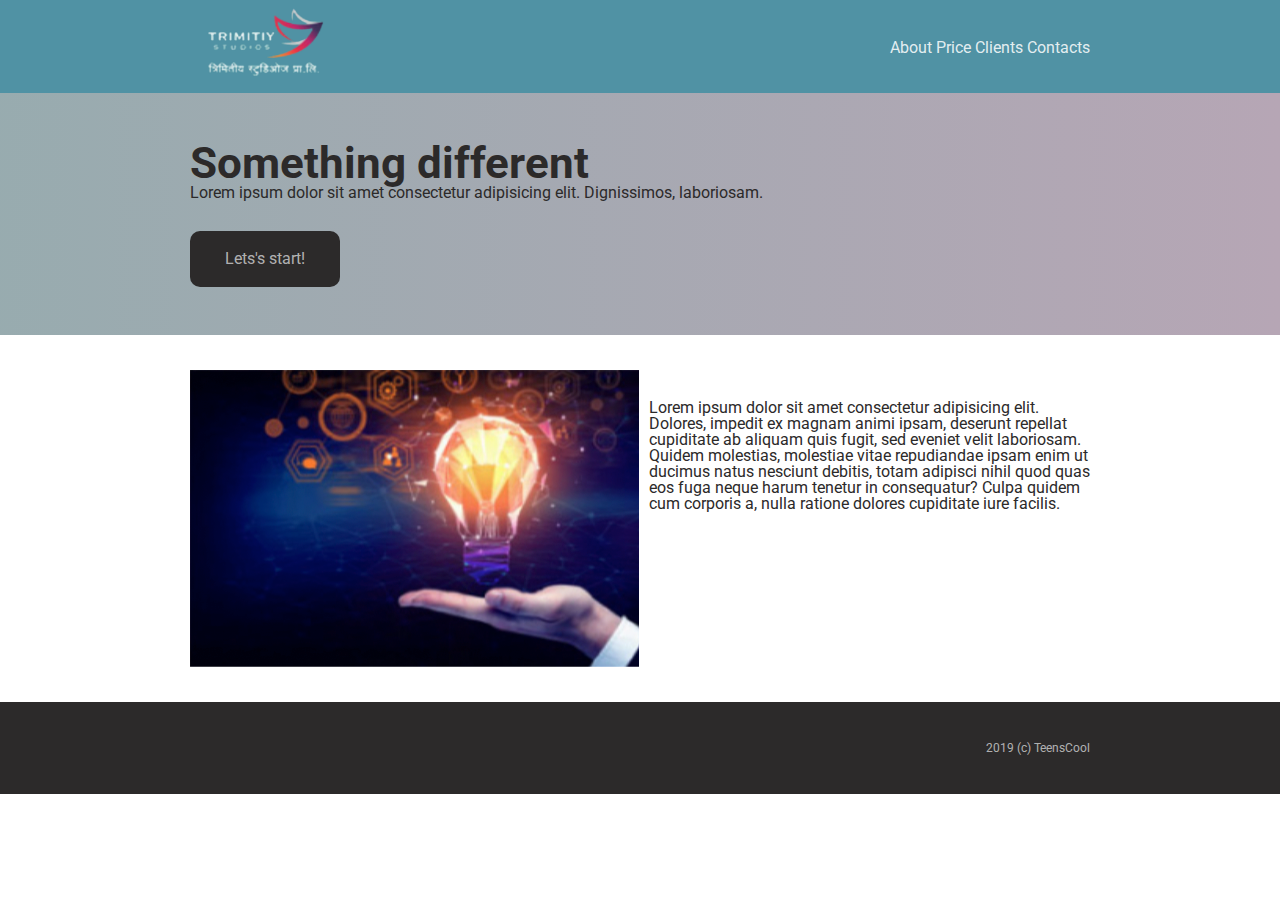
<file: Something different/index.html>
<!DOCTYPE html>
<html lang="ru">

<head>
  <meta charset="UTF-8">
  <meta http-equiv="X-UA-Compatible" content="IE=edge">
  <meta name="viewport" content="width=device-width, initial-scale=1.0">
  <link rel="stylesheet" href="css/reset.css">
  <link rel="preconnect" href="https://fonts.googleapis.com">
  <link rel="preconnect" href="https://fonts.gstatic.com" crossorigin>
  <link href="https://fonts.googleapis.com/css2?family=Roboto:wght@400;500;700&display=swap" rel="stylesheet">
  <link rel="stylesheet" href="css/style.css">
  <title>Layout Something different</title>
</head>

<body>
  <header>
    <div class="container">
      <img class="logo" src="images/logo.png" width="150" alt="Логотип Trinity studios">
      <nav class="menu">
        <ul>
          <li class="menu__item"><a href="#" class="menu__link">About</a></li>
          <li class="menu__item"><a href="#" class="menu__link">Price</a></li>
          <li class="menu__item"><a href="#" class="menu__link">Clients</a></li>
          <li class="menu__item"><a href="#" class="menu__link">Contacts</a></li>
        </ul>
      </nav>
    </div>
  </header>

  <main>
    <div class="container-wrapper">
      <div class="container">
        <h1>Something different</h1>
        <p>Lorem ipsum dolor sit amet consectetur adipisicing elit. Dignissimos, laboriosam.</p>
        <a href="#" class="btn">Lets's start!</a>
      </div>
    </div>

    <div class="container">
      <div class="container-content">
        <img class="container__pic" src="images/footer-picture.png" alt="picture Studios Trinity">
        <p class="container__text">Lorem ipsum dolor sit amet consectetur adipisicing elit. Dolores, impedit ex magnam
          animi ipsam, deserunt
          repellat cupiditate ab aliquam quis fugit, sed eveniet velit laboriosam. Quidem molestias, molestiae vitae
          repudiandae ipsam enim ut ducimus natus nesciunt debitis, totam adipisci nihil quod quas eos fuga neque harum
          tenetur in consequatur? Culpa quidem cum corporis a, nulla ratione dolores cupiditate iure facilis.</p>
      </div>
    </div>
  </main>

  <footer>
    <div class="container">
      <p>2019 (c) TeensCool</p>
    </div>
  </footer>
</body>

</html>
</file>
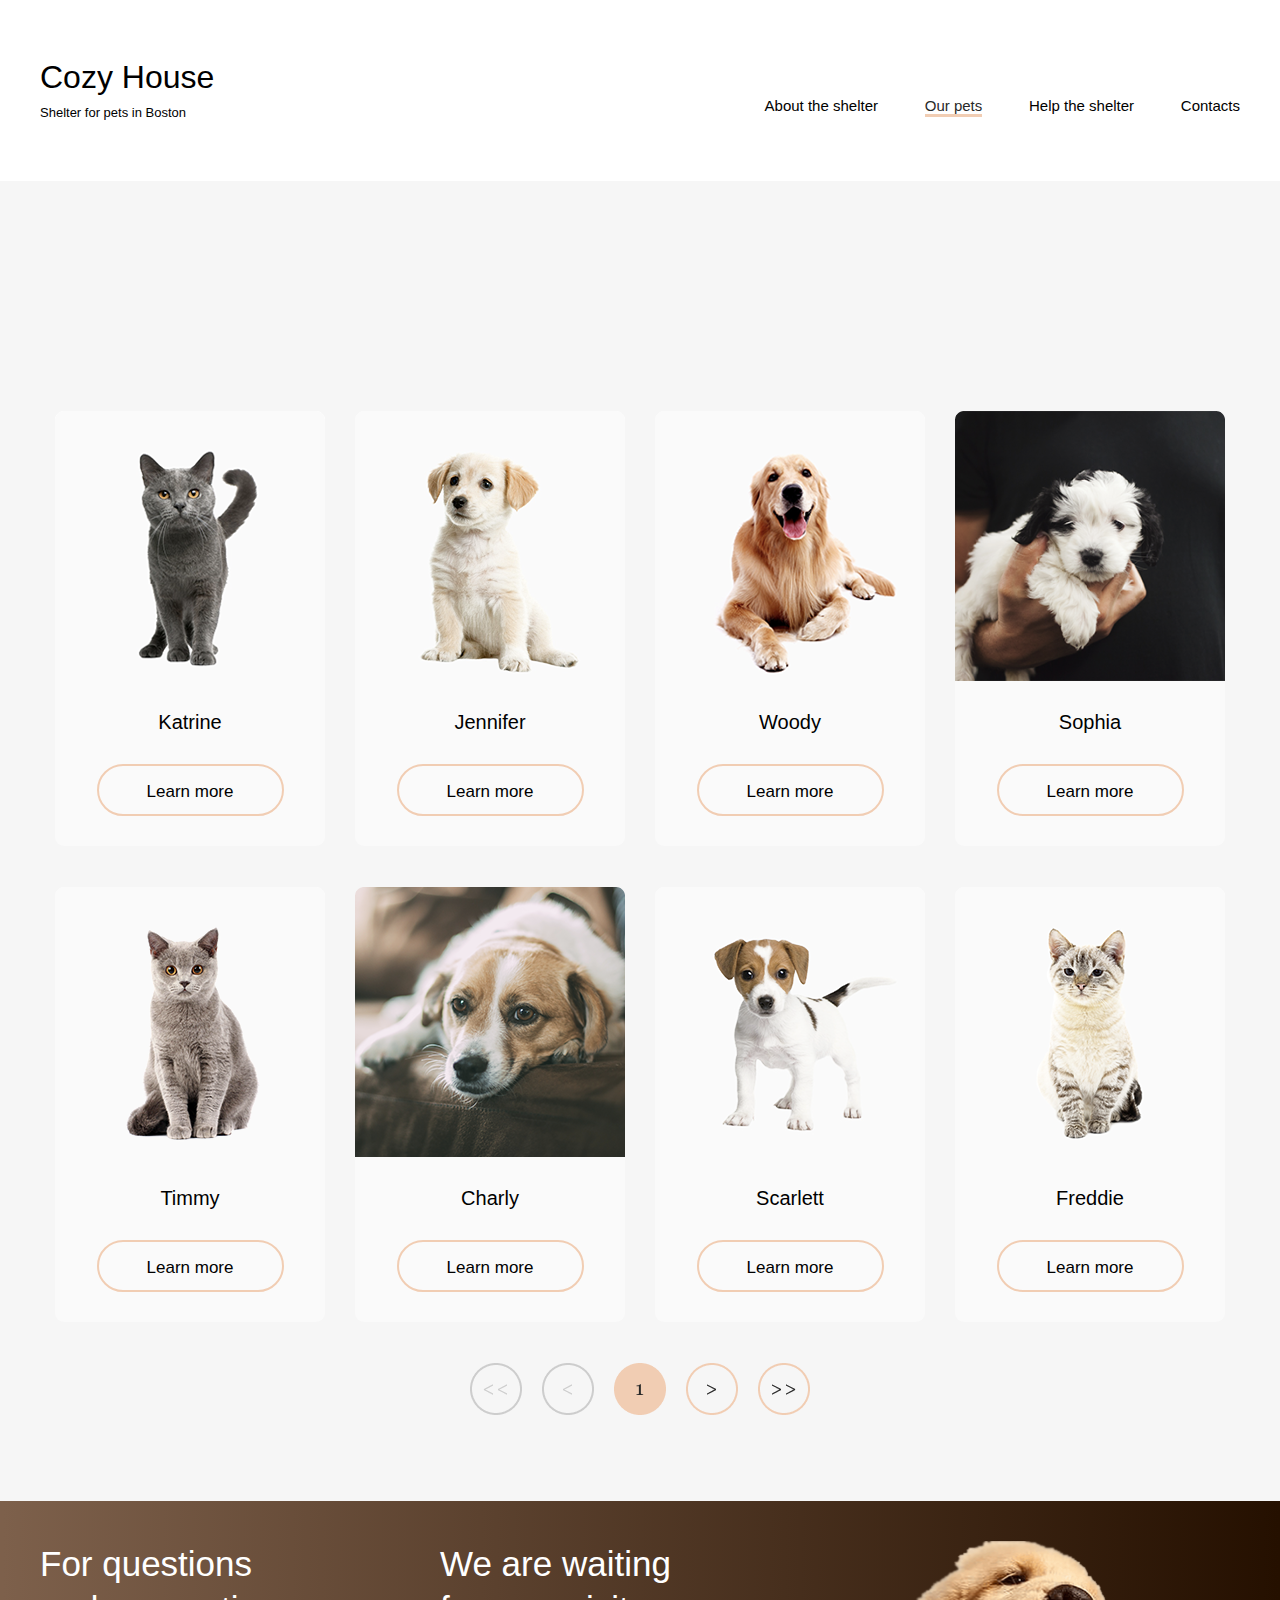
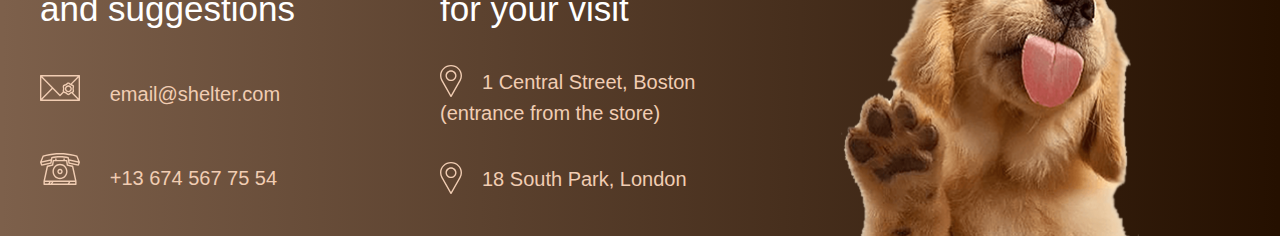
<file: Dog shelter/catalog.html>
<!DOCTYPE html>
<html lang="ru">

<head>
    <meta charset="UTF-8">
    <meta http-equiv="X-UA-Compatible" content="IE=edge">
    <meta name="viewport" content="width=device-width, initial-scale=1.0">
    <link rel="stylesheet" href="css/reset.css">
    <link rel="stylesheet" href="css/catalog.css">
    <link rel="stylesheet" href="fonts/georgia.woff">
    <link rel="stylesheet" href="fonts/Arial-ItalicMT.woff">
    <title>Our pets</title>
</head>

<body>
    <header>
            <div class="start-section">
                <div class="logo">
                    <h1 class="title">Cozy House</h1>
                    <p class="subtitle">Shelter for pets in Boston</p>
                </div>

                <nav class="menu">
                    <ul class="menu__list">
                        <li class="menu__item"><a href="#" class="menu__link">About the shelter</a>
                        </li>
                        <li class="menu__item"><a href="catalog.html" class="menu__link menu__link-active">Our pets</a></li>
                        <li class="menu__item"><a href="#help" class="menu__link">Help the shelter</a></li>
                        <li class="menu__item"><a href="#contacts" class="menu__link">Contacts</a></li>
                    </ul>
                    <div class="menu__dropdown">
                        <div></div>
                        <div></div>
                        <div></div>
                    </div>
                </nav>
            </div>
    </header>
    <main>
      <div class="container">
        <h3 class="pets-section__heading">Our friends who<br>are looking for a house</h3>
        <div class="pets-section">
                <div class="pets-section__card">
                    <img src="images/3.png" alt="photo cat Katrine">
                    <h4 class="pets-section__card-heading">Katrine</h4>
                    <button class="pets-section__card-btn">Learn more</button>
                </div>

                <div class="pets-section__card">
                    <img src="images/2.png" alt="photo dog Jennifer">
                    <h4 class="pets-section__card-heading">Jennifer</h4>
                    <button class="pets-section__card-btn">Learn more</button>
                </div>

                <div class="pets-section__card">
                    <img src="images/8.png" alt="photo dog Woody">
                    <h4 class="pets-section__card-heading">Woody</h4>
                    <button class="pets-section__card-btn">Learn more</button>
                </div>

                <div class="pets-section__card">
                    <img src="images/4.png" alt="photo dog Sophia">
                    <h4 class="pets-section__card-heading">Sophia</h4>
                    <button class="pets-section__card-btn">Learn more</button>
                </div>

                <div class="pets-section__card">
                    <img src="images/7.png" alt="photo cat Timmy">
                    <h4 class="pets-section__card-heading">Timmy</h4>
                    <button class="pets-section__card-btn">Learn more</button>
                </div>

                <div class="pets-section__card pets-section__card-hidden">
                    <img src="images/1.png" alt="photo dog Charly">
                    <h4 class="pets-section__card-heading">Charly</h4>
                    <button class="pets-section__card-btn">Learn more</button>
                </div>

                <div class="pets-section__card">
                    <img src="images/6.png" alt="photo dog Scarlett">
                    <h4 class="pets-section__card-heading">Scarlett</h4>
                    <button class="pets-section__card-btn">Learn more</button>
                </div>

                <div class="pets-section__card">
                    <img src="images/5.png" alt="photo cat Freddie">
                    <h4 class="pets-section__card-heading">Freddie</h4>
                    <button class="pets-section__card-btn">Learn more</button>
                </div>
            </div>
            <div class="pets-section__nav">
                <div class="pets-section__nav-btn"><img src="images/button_paginator_inactive.png" alt=""></div>
                <div class="pets-section__nav-btn"><img src="images/button_paginator_inactive (1).png" alt=""></div>   
                <div class="pets-section__nav-btn"><img src="images/button_paginator_active.png" alt=""></div>     
                <div class="pets-section__nav-btn"><img src="images/button_paginator.png" alt=""></div>   
                <div class="pets-section__nav-btn"><img src="images/button_paginator (1).png" alt=""></div>           
            </div>
        </div>
    </main>

    <footer>
        <div class="footer-content">
            <div class="footer-content__contacts">
                <h3 id="contacts" class="footer-content__contacts-title">For questions <br>and suggestions</h3>
                <div class="footer-content__contacts-email">
                    <a href="mailto:email@shelter.com">
                        email@shelter.com</a>
                </div>
                <div class="footer-content__contacts-phone">
                    <a href="tel:+136745677554">
                        +13 674 567 75 54</a>
                </div>
            </div>

            <div class="footer-content__location">
                <h3 class="footer-content__location-title">We are waiting<br>for your visit</h3>
                <p class="footer-content__location-subtitle">1 Central Street, Boston<br>(entrance from the store)</p>
                <p class="footer-content__location-subtitle">18 South Park, London </p>
            </div>

            <div class="footer-content__img"></div>
        </div>
    </footer>
</body>

</html>
</file>
<file: car/style.css>
body {
  min-height: 100vh;
  background-color: rgba(101, 173, 173, 0.772);
  position: relative;
  margin: 0;
}

.road {
  height: 200px;
  width: 1000%;
  display: block;
  background: linear-gradient(to top right, white, #000000);
  position: absolute;
  left: 0;
  right: 0;
  bottom: -137px;
  z-index: 1;
  animation: road 2s linear infinite;
}

@keyframes road {
  100%{
      transform: translateX(-3400px);
  }
}

.car {
  width: 400px;
  position: absolute;
  left: 50%;
  bottom: 100px;
  transform: translateX(-50%);
  z-index: 2;
}

.car-up {
  background-color: rgb(202, 96, 96);
  border-radius: 15px 15px 0 0;
  width: 300px;
  height: 100px;
  position: relative;
  animation: car-up 1s linear infinite;
}

@keyframes car-up {
  100% {
      transform: translateY(-5px);
  }

  50% {
      transform: translateY(5px);
  }

  0% {
      transform: translateY(-5px);
  }
}

.car-down {
  top: 80px;
  left: 48%;
  position: absolute;
  bottom: 171px;
}

.car-down__item {
  display: inline-block;
  position: absolute;
  margin-right: 195px;
  width: 50px;
  height: 50px;
  background-color: black;
  animation: car-down__item 1s linear infinite;
}

@keyframes car-down__item {
  100%{
      transform: rotate(360deg);
  }
}

.car-down__item-first {
  left: -180px;
}

.car-down__item-second {
  left: 45px;
}
</file>
<file: Dog shelter/css/style.css>
:root {
    --p-font: "Arial", sans-serif;
    --footer-back-color: linear-gradient(90.26deg, #7D604B 0.23%, #251000 99.8%);
    --footer-color: #F1CDB3;
    --link-color: #CDCDCD;
    --hover-color: #FDDCC4;
    --color-heading: #545454;
    --color-subheading: #4C4C4C;
    --color-btn: #292929;
}

body {
    font-family: "Georgia", sans-serif;
    margin: 0 auto;
    color: #fff;
}

p,
a {
    font-family: var(--p-font);
    font-size: 15px;
    line-height: 24px;
}

a {
    color: var(--link-color);
}

p {
    color: var(--color-subheading);
}

header {
    background: var(--footer-back-color);
}

h3 {
    color: var(--color-heading);
    font-size: 35px;
    line-height: 45px;
}

button {
    display: inline-block;
    border-radius: 100px;
    padding: 15px 45px;
    font-size: 17px;
    line-height: 22px;
    cursor: pointer;
    border: none;
}

.container {
    margin: 0 40px;
}

/* НАВИГАЦИЯ */
.start-section {
    display: flex;
    flex-direction: row;
    justify-content: space-between;
    padding: 60px 0;
}

.title {
    color: var(--footer-color);
    margin-bottom: 10px;
}

.subtitle {
    color: rgba(255, 255, 255, 1);
}

.menu__list {
    display: inline-block;
}

.menu__item {
    display: inline-block;
    padding-top: 16px;
}

.menu__item:not(:last-child) {
    margin-right: 37px;
}

.menu__link {
    color: var(--link-color);
}

.menu__link:hover:focus {
    cursor: pointer;
    color: #fafafa;
}

.menu__link:active {
    border-bottom: 3px solid var(--footer-color);
}

.menu__link-active {
    border-bottom: 3px solid var(--footer-color);
}

.content {
    display: flex;
    justify-content: space-between;
}

.content__img {
    background-image: url(../images/header-puppy.png);
    background-repeat: no-repeat;
    height: 728px;
    width: 698px;
}

.content__heading {
    font-weight: 400;
    font-size: 44px;
    width: 310px;
    margin-bottom: 42px;
    margin-top: 126px;
}

.content__subheading {
    color: var(--link-color);
    width: 460px;
    margin-bottom: 41px;
}

.content__btn {
    color: var(--color-btn);
    background-color: var(--footer-color);
}

.content__btn {
    width: 207px;
    height: 52px;
}

.content__btn:hover,
.pets-section-btn:hover {
    background-color: var(--hover-color);
    cursor: pointer;
}

/* ABOUT pets */
.about-section {
    display: flex;
    justify-content: center;
    gap: 125px;
    margin: 80px 0 100px 0;
}

.about-section__desc {
    width: 424px;
}

.about-section__heading {
    margin-bottom: 25px;
}

.about-section__subheading {
    margin-bottom: 25px;
}

.pets-section {
    background-color: #F6F6F6;
}

.pets-section__heading {
    text-align: center;
    padding: 80px 0 60px 0;
}

.pets-section__cards {
    display: flex;
    justify-content: space-between;
    gap: 90px;
    padding-bottom: 60px;
    position: relative;
}

.pets-section__card {
    display: flex;
    flex-direction: column;
    align-items: center;
    background-color: #fafafa;
    padding-bottom: 30px;
    border-radius: 9px;
}

.pets-section__card-heading {
    color: var(--color-heading);
    padding-bottom: 45px;
}

.pets-section__card-btn {
    width: 187px;
    height: 52px;
    border: 2px solid var(--footer-color);
    color: var(--color-btn);
    background-color: transparent;
}

.pets-section__card:hover {
    cursor: pointer;
    background-color: #fff;
}

.pets-section-btn {
    width: 261px;
    height: 52px;
    background-color: var(--footer-color);
    color: #4C4C4C;
    margin-bottom: 100px;
    position: relative;
    left: 41%;
}

.pets-section___cards-left::before {
    content: url(../images/button_arrow.png);
    position: absolute;
    left: 40px;
    top: 230px;
}

.pets-section___cards-left:hover::before {
    content: url(../images/button_arrow-2.svg);
    cursor: pointer;
}

.pets-section___cards-left:link:visited:active::before {
    content: url(../images/button_arrow_inactive.png);
    color: black;
    background-color: #292929;
    border-radius: var(--footer-back-color);
}

.pets-section___cards-right::after{
    content: url(../images/button_arrow.png);
    position: absolute;
    top: 230px;
    right: 40px;
    transform: rotate(180deg);
}

.pets-section___cards-right:hover::after {
    content: url(../images/button_arrow-2.svg);
    cursor: pointer;
}

.pets-section___cards-right:link:visited:active::after {
    content: url(../images/button_arrow_inactive.png);
    color: black;
    background-color: #292929;
    border-radius: var(--footer-back-color);
}

/* HELP */

.help-section__heading {
    text-align: center;
    margin-top: 82px;
}

.help-section__list {
    color: var(--color-heading);
    display: flex;
    gap: 120px;
    flex-wrap: wrap;
    justify-content: center;
    margin: 60px 127px 98px 60px;
}

.help-section__item {
    text-align: center;
}

.help-section__item-title {
    margin-top: 30px;
}

/* DONATION */

.donation-section {
    background-color: #F6F6F6;
    display: flex;
    flex-direction: row;
    justify-items: center;
    align-items: center;
    gap: 30px;
    color: var(--color-heading);
    vertical-align: middle;
    padding: 92px 183px 101px 182px;
}

.donation-section__credit-card {
    background: var(--footer-color);
    border-radius: 9px;
    display: flex;
    flex-direction: row;
    align-items: center;
    width: 349px;
    height: 43px;
}

.donation-section__credit-card::before {
    content: url(../images/donation-credit-card.svg);
    padding: 10px 15px;
}

.donation-section__article {
    display: flex;
    flex-direction: column;
    gap: 20px;
}

.donation-section__desc {
    color: #B2B2B2;
}

/* FOOTER */

footer {
    width: 100%;
}

.footer-content {
    background: var(--footer-back-color);
    display: grid;
    grid-template-rows: 1fr;
    grid-template-columns: repeat(3, 1fr);
    column-gap: 160px;
    padding: 40px 40px 0 40px;
}

.footer-content__contacts,
.footer-content__location {
    display: inline-block;
}

.footer-content__contacts a,
.footer-content__location p {
    color: var(--footer-color);
    font-size: 20px;
    line-height: 23px;
}

.footer-content__contacts-title,
.footer-content__location-title {
    color: #fff;
}

.footer-content__contacts-title {
    padding-bottom: 45px;
}

.footer-content__contacts-email {
    padding-bottom: 49px;
}

.footer-content__location-title {
    padding-bottom: 34px;
}

.footer-content__location-subtitle {
    padding-bottom: 37px;
}

.footer-content__contacts-email::before {
    content: url(../images/footer-mail.svg);
    padding-right: 20px;
}

.footer-content__contacts-phone::before {
    content: url(../images/footer-phone.svg);
    padding-right: 20px;
}

.footer-content__location p::before {
    content: url(../images/footer-pin.svg);
    vertical-align: middle;
    padding-right: 20px;
}

.footer-content__img {
    background-image: url(../images/footer-puppy.png);
    background-repeat: no-repeat;
    width: 300px;
    height: 310px;
    position: sticky;
}
</file>
<file: Food farming/css/style.css>
body {
    background-color: #FFFAF3;
}

li.menu__item {
    font-family: 'Open Sans';
    font-size: 20px;
}

.menu-box {
    width: 470px;
    border-bottom: 1px solid #C08D5D;
    padding: 44px 0;
}

.menu__item {
    display: inline-block;
    margin-right: 30px;
    vertical-align: middle;
}

.menu__item-selected {
    color: #C08D5D;
}

.menu__item-selected::before {
    color: #C08D5D;
    content: url(../images/logo.svg);
    vertical-align: middle;
    margin-right: 84px;
}

.container {
    width: 1080px;
    margin: 0 auto;
    position: relative;
}

.container__title h1,
.container__title h2 {
    font-family: 'Yeseva One';
    font-weight: 400;
    font-size: 50px;
    line-height: 81px;
    letter-spacing: 0.06em;
    color: #3F4042;
}

.container__title h2 {
    text-transform: uppercase;
    margin-bottom: 25px;
    font-size: 70px;
}

.container__title h2::after {
    display: block;
    content: url(../images/vector.svg);
}

.container__title {
    width: 535px;
    margin-bottom: 27px;
    padding-top: 138px;
}

.container__title p {
    font-family: 'Open Sans';
    font-weight: 400;
    font-size: 18px;
    line-height: 27px;
    letter-spacing: 0.06em;
    color: #3F4042;
    margin-bottom: 72px;
}

.button {
    font-family: 'Open Sans';
    font-weight: 400;
    font-size: 20px;
    line-height: 30px;
    letter-spacing: 0.06em;
    text-transform: capitalize;
    display: inline-block;
    border: 2px solid #C08D5D;
    background-color: #FFFAF3;
    color: rgba(63, 64, 66, 1);
    padding-left: 12px;
}

.button::after {
    display: inline-block;
    content: "\21C0";
    color: #fff;
    border-left: 2px solid #C08D5D;
    background-color: #C08D5D;
    padding: 16px 19px 13px 20px;
    margin-left: 9px;
}

.container-food {
    background-image: url(../images/food.png);
    position: absolute;
    width: 660px;
    min-height: 100vh;
    background-repeat: no-repeat;
    background-size: cover;
    top: 0;
    left: 600px;
}

.container-icon {
    text-align: center;
}
</file>
<file: layout1/css/style.css>
body {
    background-image: url(../images/background.png);
    background-size: cover;
    font-family: 'Times New Roman', Times, serif;
    font-size: 14px;
    padding: 0;
    margin: 0;
}

.container {
    max-width: 700px;
    margin: auto;
}

h1, h2 {
    font-weight: bold;
    text-align: center;
}

h2 {
    color: #f3b210c2;
}

section {
    display: block;
    padding: 30px;
}

a {
    text-decoration: none;
    color: red;
}

.link {
    text-align: right;
}

.news {
    background-color: #80808079;
    margin-bottom: 20px;
    padding: 5px 0;
}

.about {
    border: 2px solid black;
    border-radius: 20px 0;
    margin-bottom: 30px;
}

.contacts {
    border: 2px dashed black;
    border-radius: 20px 0;
}
</file>
<file: layout2/css/style.css>
body {
    font-family: 'Times New Roman', Times, serif;
    font-size: 14px;
    background-color: #fffcfce9;
    margin: 0;
    padding: 0;
}

h2 {
    text-transform: capitalize;
    color:black;
}

main {
    margin: 250px 90px;
}

.section {
    display: inline-block;
    border: 1px solid #cfcaca;
    border-radius: 15px;
    text-align: center;
    background-color: #fff;
    color: #838080;
    margin-right: 30px;
    padding: 10px 40px;
    line-height: 30px;
}
</file>
<file: Localize/css/style.css>
/* Общее */
body {
	font-family: 'Roboto', sans-serif;
	font-weight: 400;
	font-size: 24px;
	line-height: 28px;
	background-color: #FFFFFF;
	color: #30233D;
	margin: 0 auto;
	padding: 0;
}

/* Заголовки */
h1,
h2,
h3 {
	color: #003395;
	font-weight: 700;
	font-size: 27px;
	line-height: 32px;
}

h1 {
	font-weight: 500;
	font-size: 54px;
	line-height: 63px;
	padding: 121px 0 24px 0;
}

h3 {
	color: #fff;
	background: #24B0FF;
}

/* Шапка */
header {
	background-image: url(../images/headline.png);
	background-size: cover;
}

header p {
	margin-bottom: 137px;
	font-weight: 700;
	font-size: 18px;
	color: #000;
}

/* Навигация */
.menu {
	background-color: #003395;
	height: 74px;
}

.menu__item {
	display: inline-block;
	color: #FFFFFF;
	font-size: 18px;
	line-height: 37px;
	letter-spacing: 2px;
	padding: 19px 0 26px 57px;
	max-height: 77px;
}

.menu__item-home {
	padding-left: 0;
}

/* Основное меню */
.container {
	max-width: 1146px;
	margin: 0 auto;
	position: relative;
}

section {
	display: inline-block;
	width: 754px;
}

.section__item p {
	padding: 13px 0 39px 0;
}

h2 {
	padding: 17px 0 9px 0;
	border-top: 2px solid #003395;
	border-bottom: 2px solid #003395;
}

article {
	display: inline-block;
	margin-top: 55px;
}

/* Боковое меню */
.sidebar {
	display: inline-block;
	width: 362px;
	position: absolute;
	right: 0;
	top: 54px;
	font-size: 16.2px;
	line-height: 26px;
}

.sidebar__news,
.sidebar__links {
	border: 1px inset rgba(0, 51, 149, 1);
}

.sidebar__news {
	margin-bottom: 56px;
}

.sidebar p {
	padding: 0 53px 26px 18px;
}

.links__item {
	/* font-size: 16.2px; */
	line-height: 26px;
	text-decoration-line: underline;
	color: #30233D;
	padding-left: 19px;
}

h3 {
	padding: 14px 17px 13px 17px;
	margin: 19px 19px 9px 19px;
}

.sidebar__links h3 {
	padding: 18px 17px 15px 16px;
}

.sidebar__links li {
	margin-bottom: 6px;
}


/* Подвал */
.copyright__nav {
	font-size: 11.7px;
	line-height: 19px;
	text-align: right;
	color: #FCFCFC;
	background: linear-gradient(180deg, #003395 0%, #00205F 100%);
	padding: 41px 147px 86px 0;
}
</file>
<file: Position/css/style.css>
body {
    font-family: 'Open Sans', sans-serif;
    font-size: 14px;
    color: #ffffff;
    background-color: #4a99d3;
    margin: 0 auto;
    height: 1495px;
}

header {
    margin-bottom: 108px;
}

h1 {
    font-size: 36px;
    padding: 56px 0 43px 0;
}

h2 {
    font-size: 30px;
    padding: 36px 0;
}

.img-left-big {
    position: absolute;
    top: 20px;
    left: -170px;
}

.img-left-small {
    position: absolute;
    top: 300px;
    left: 60px;
}

.img-right {
    position: absolute;
    top: 240px;
    left: 450px;
}

.container {
    width: 695px;
    margin: 0 auto;
}

main {
    width: 799px;
    background-color: #213f64;
    margin: 0 auto;
    padding: 0 auto;
    vertical-align: middle;
    position: relative;
}

.container-img {
    position: absolute;
    top: -3%;
    left: 84%;
}

.container-icons {
    position: relative;
    right: 13%;
}

.container__desc-1 p:not(:last-of-type) {
    margin-bottom: 26px;
}

.container__desc-2 p:not(:last-of-type) {
    margin-bottom: 29px;
}

.container__desc-2 {
    margin-bottom: 154px;
}

.container__pics {
    display: inline-block;
    margin-bottom: 168px;
}

div img:not(:last-of-type) {
    padding-right: 15px;
}

footer {
    background-image: url(../images/grass.png);
    position: fixed;
    height: 125px;
    background-repeat: repeat;
    width: 100%;
    left: 0;
    bottom: 0;
}
</file>
<file: resume new/css/style.css>
body {
    background-image: url(../images/res.jpeg);
    background-size: cover;
    font-family: 'Montserrat', sans-serif;
}

main {
    background-color: #f4f4f4;
    width: 860px;
    font-size: 14px;
    color: #403E3F;
    line-height: 20px;
    margin: 5% 20%;
}

h1 {
    font-size: 30px;
    font-weight: 700;
    margin-bottom: 10px;
}

h2 {
    font-size: 20px;
    font-weight: 700;
    margin-bottom: 30px;
}

h3 {
    font-size: 16px;
    margin-bottom: 10px;
}

h4 {
    background-color: #f7d91f;
    font-size: 20px;
    letter-spacing: 0.1cm;
    padding: 10px 0 10px 5px;
}

h5 {
    font-weight: 700;
    font-size: 20px;
    text-align: center;
    margin-bottom: 30px;
}

/* Навигация */
nav {
    background-color: #3C3B39;
    opacity: 70%;
    width: 100%;
    position: fixed;
    top: 0;
}

nav img {
    width: 50px;
}

.menu-socials {
    width: 860px;
    margin-left: 291px;
}

.menu-item {
    display: inline-block;
    padding: 3px 0;
}

.menu-item:not(:last-child) {
    width: 198px;
}

nav a {
    color: #f4f4f4;
    display: block;
}

nav a:hover {
    color: #f7d91f;
}

nav a:focus:active {
    font-weight: 700;
}

nav a::after {
    content: "\232A";
}

/* Основной контент */
.content {
    width: 59%;
    display: inline-block;
    margin-left: 20px;
}

.content ul {
    list-style: none;
}

.content-title p {
    margin-bottom: 35px;
}

.content-work,
.content-education {
    margin-bottom: 35px;
}

.content-work,
.content-education:not(:first-child) {
    border-bottom: 1px dashed black;
    margin-right: 20px;
}

/* Sidebar */
aside {
    display: inline-block;
}

.portfolio-section {
    background-image: url(../images/myresume.jpg);
    height: 48vh;
    background-size: cover;
    background-repeat: no-repeat;
}

aside ul {
    background: linear-gradient(to right, #555354, #080a0a);
    color: #f4f4f4;
    padding: 30px 35px;
    line-height: 30px;
}

/* Форма */

#forms {
    display: none;
    position: absolute;
    background-color: #3C3B39;
    top: 130%;
    left: 30%;
    width: 550px;
    height: 650px;
}

#forms-post {
    text-align: left;
    border-radius: 5px;
    color: #fff;
    position: absolute;
    top: 0;
    right: 0;
    bottom: 0;
    left: 0;
    margin: 70px;
}

#forms:target {
    display: block;
}

input {
    margin-bottom: 30px;
    padding: 20px;
}

label {
    margin-right: 300px;
}

textarea {
    margin-bottom: 30px;
}
</file>
<file: Something different/css/style.css>
body {
    font-family: 'Roboto', sans-serif;
    font-weight: 400;
    font-size: 16px;
    color: #2c2a2a;
    background-color: rgba(255, 255, 255, 0.859);
}

header {
    background-color: #29798fd0;
    margin: 0 auto;
}

.container.logo,
.container__pic {
    float: left;
}

.menu {
    float: right;
}

.menu__item {
    display: inline-block;
    margin: 40px 0;
    text-align: end;
}

.menu__link,
.btn {
    color: rgba(255, 255, 255, 0.859);
    text-decoration: none;
}

.container {
    width: 900px;
    margin: 0 auto;
}

h1 {
    font-weight: 700;
    font-size: 44px;
}

.container-wrapper {
    background-image: linear-gradient(to right, rgba(144, 165, 169, 0.931), rgb(182, 166, 181));
    padding: 3em;
}

.container-wrapper p {
    padding-bottom: 30px;
}

.btn {
    display: inline-block;
    padding: 20px 35px;
    border-radius: 10px;
    background-color: #2c2a2a;
    color: rgba(255, 255, 255, 0.649);
}

.container__text {
    padding-top: 30px;
}

.container-content {
    display: inline-block;
    margin: 35px 0;
}

.container__pic {
    padding-right: 10px;
}

footer {
    background-color: #2c2a2a;
    color: rgba(255, 255, 255, 0.649);
    text-align: right;
    padding: 40px 0;
    font-size: 12px;
}
</file>
<file: Dog shelter/css/catalog.css>
:root {
    --p-font: "Arial", sans-serif;
    --footer-back-color: linear-gradient(90.26deg, #7D604B 0.23%, #251000 99.8%);
    --footer-color: #F1CDB3;
    --color: #545454;
    --color-add: #292929;

}

body {
    font-family: "Georgia", sans-serif;
    margin: 0 auto;
    font-size: 35px;
    line-height: 45px;
    min-width: 340px;
}

a {
    font-size: 15px;
    line-height: 24px;
    font-family: var(--p-font);
}

button {
    display: inline-block;
    border-radius: 100px;
    padding: 15px 45px;
    font-size: 17px;
    line-height: 22px;
    cursor: pointer;
    border: none;
}

h3 {
    color: var(--color);
    font-size: 35px;
    line-height: 45px;
}

/* НАВИГАЦИЯ */
.start-section {
    display: flex;
    flex-direction: row;
    justify-content: space-between;
    padding: 60px 0;
    background-color: #FFFFFF;
    margin: 0 40px;
}

.title {
    margin-bottom: 10px;
    font-size: 32px;
    line-height: 35px;
}

.subtitle {
    font-size: 13px;
    line-height: 15px;
}

.menu__item {
    display: inline-block;
    padding-top: 16px;
}

.menu__item:not(:last-child) {
    margin-right: 37px;
}

.menu__link {
    color: var(--link-color);
}

.menu__link:hover:focus {
    cursor: pointer;

}

.menu__link:active {
    border-bottom: 3px solid var(--footer-color);
}

.menu__link-active {
    border-bottom: 3px solid var(--footer-color);
    color: var(--color-add);
}

/* PETS SECTION */

.container {
    background-color: #F6F6F6;
    width: 100%;
}

.pets-section {
    padding-top: 230px;
    display: grid;
    grid-template-rows: repeat(2, 1fr);
    grid-template-columns: repeat(4, 1fr);
    justify-content: space-between;
    align-content: center;
    justify-items: center;
    align-items: center;
    margin: 0 40px;
}

.pets-section__heading {
    display: none;
}

.pets-section__card {
    display: flex;
    flex-direction: column;
    align-items: center;
    background-color: #fafafa;
    padding-bottom: 30px;
    border-radius: 9px;
    gap: 30px;
    margin-bottom: 41px;
}

.pets-section__card:hover {
    cursor: pointer;
    background-color: #fff;
}

.pets-section__card-heading {
    color: var(--color-heading);
    font-size: 20px;
    line-height: 23px;
}

.pets-section__card-btn {
    width: 187px;
    height: 52px;
    border: 2px solid var(--footer-color);
    color: var(--color-btn);
    background-color: transparent;
    font-size: 17px;
    line-height: 22px;
}

.pets-section__nav {
    display: flex;
    flex-direction: row;
    gap: 20px;
    justify-content: center;
    padding-bottom: 76px;
}

/* FOOTER */

.footer-content {
    background: var(--footer-back-color);
    display: grid;
    grid-template-rows: 1fr;
    grid-template-columns: repeat(3, 1fr);
    padding: 40px 40px 0 40px;
    width: 100%;
}

.footer-content__contacts {
    display: inline-block;
}

.footer-content__location {
    display: inline-block;
}

.footer-content__contacts a,
.footer-content__location p {
    color: var(--footer-color);
    font-size: 20px;
    line-height: 23px;
}

.footer-content__contacts-title,
.footer-content__location-title {
    color: #fff;
    font-size: 35px;
    line-height: 45px;
}

.footer-content__contacts-title {
    padding-bottom: 35px;
}

.footer-content__contacts-email {
    padding-bottom: 39px;
}

.footer-content__location-title {
    padding-bottom: 34px;
}

.footer-content__location-subtitle {
    padding-bottom: 37px;
}

.footer-content__contacts-email::before {
    content: url(../images/footer-mail.svg);
    padding-right: 20px;
}

.footer-content__contacts-phone::before {
    content: url(../images/footer-phone.svg);
    padding-right: 20px;
}

.footer-content__location p::before {
    content: url(../images/footer-pin.svg);
    vertical-align: middle;
    padding-right: 20px;
}

.footer-content__img {
    display: inline-block;
    background-image: url(../images/footer-puppy.png);
    background-repeat: no-repeat;
    width: 300px;
    position: sticky;
}

@media (max-width: 1120px) {
    .pets-section__heading {
        display: inline-block;
        text-align: center;
        width: 100%;
        margin: 70px 0 40px 0;
    }

    .pets-section {
        padding: 0;
        display: grid;
        grid-template-rows: repeat(3, 1fr);
        grid-template-columns: repeat(2, 1fr);
        justify-content: center;
    }

    .pets-section__card:nth-child(7),
    .pets-section__card:nth-child(8) {
        display: none;
    }

    .footer-content {
        grid-template-rows: 1fr;
        grid-template-columns: repeat(3, 1fr);
        justify-content: center;
        align-content: center;
    }
}

@media(max-width: 900px) {
    .footer-content {
        grid-template-rows: repeat(2, 1fr);
        grid-template-columns: repeat(2, 1fr);
    }

    .footer-content__img {
        left: 30%;
    }
}

@media (max-width: 602px) {
    .menu__list {
        display: none;
    }

    .menu__dropdown div {
        width: 30px;
        height: 2px;
        background-color: #000;
        margin: 10px 0;
    }

    .start-section {
        padding-bottom: 30px;
    }

    .pets-section__card-heading {
        margin: 40px 0;
    }

    .pets-section {
        grid-template-rows: repeat(3, 1fr);
        grid-template-columns: 1fr;
    }

    .pets-section__card:nth-child(2),
    .pets-section__card:nth-child(4),
    pets-section__card:nth-child(6),
    .pets-section__card:nth-child(7) {
        display: none;
    }

    .pets-section__card-hidden {
        display: none;
    }

    .footer-content {
        grid-template-rows: repeat(3, 1fr);
        grid-template-columns: 1fr;
        justify-content: space-between;
        align-content: space-between;
    }
}
</file>
